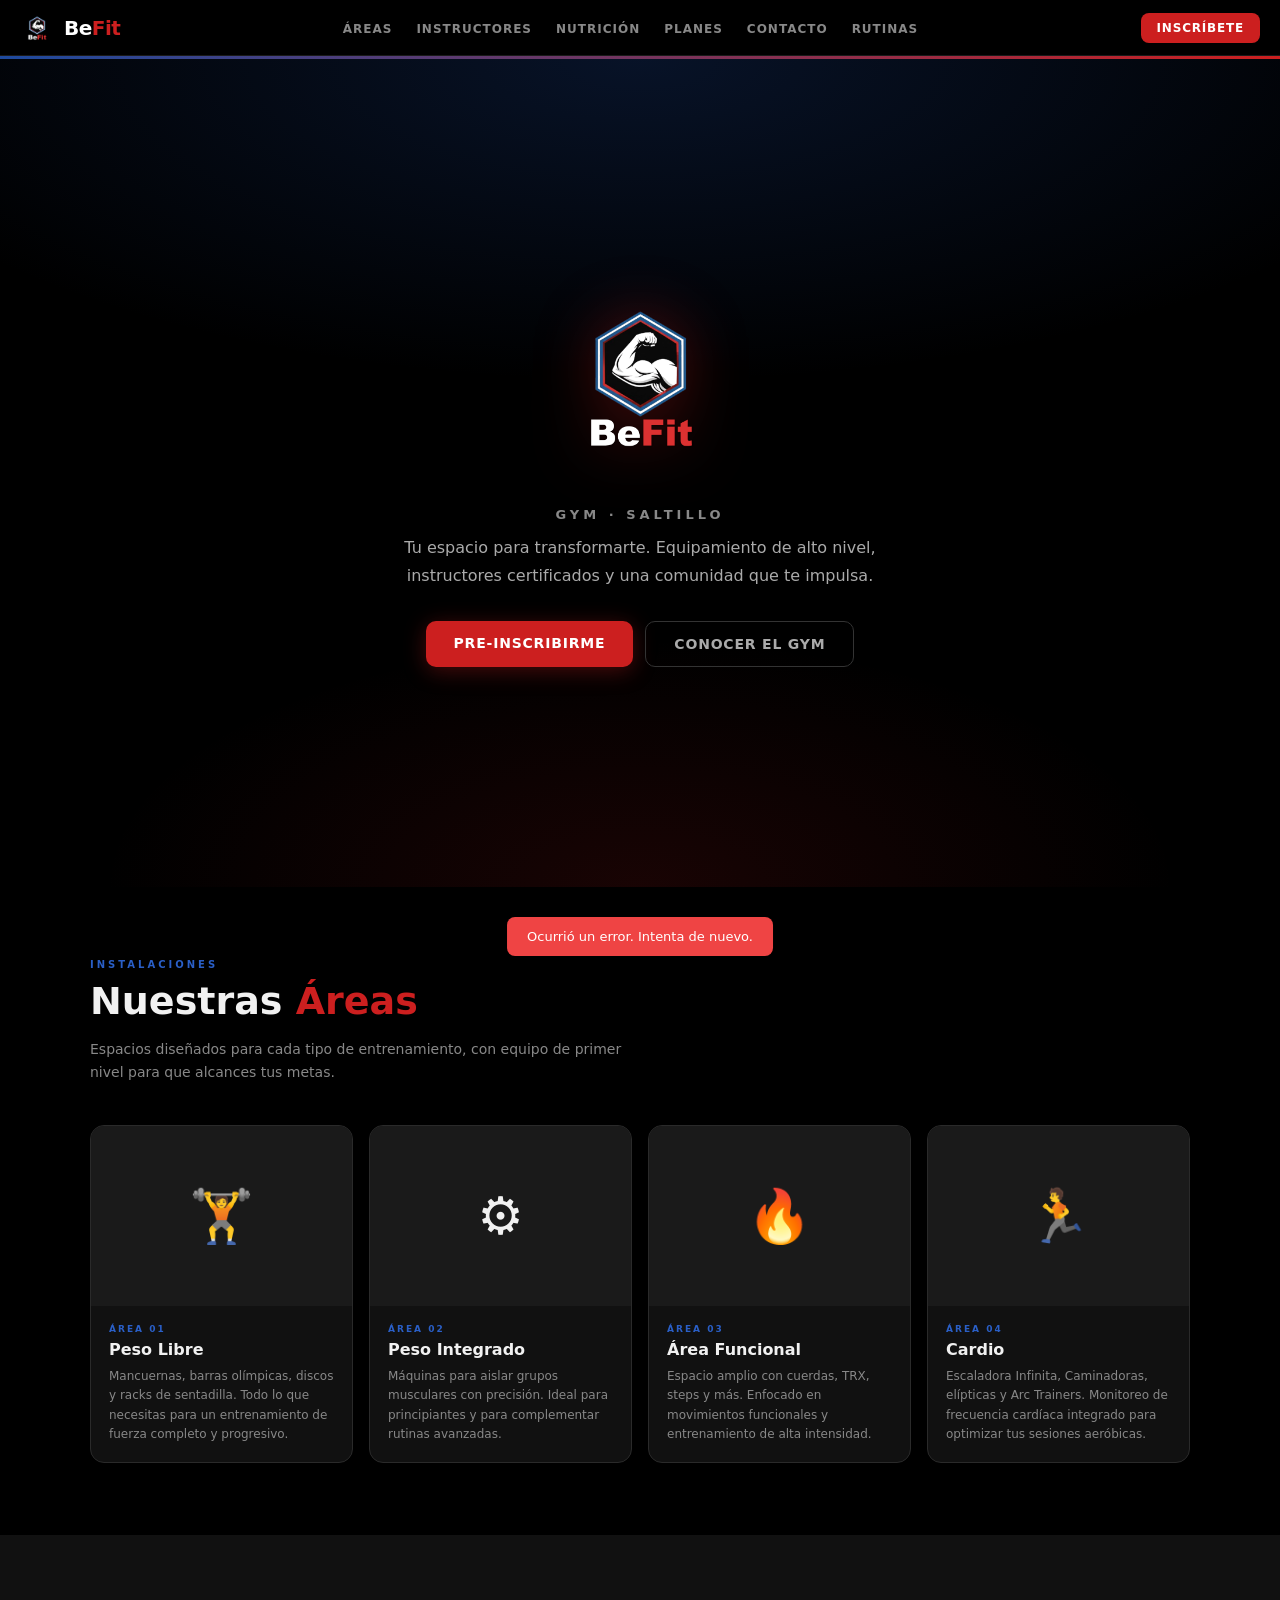
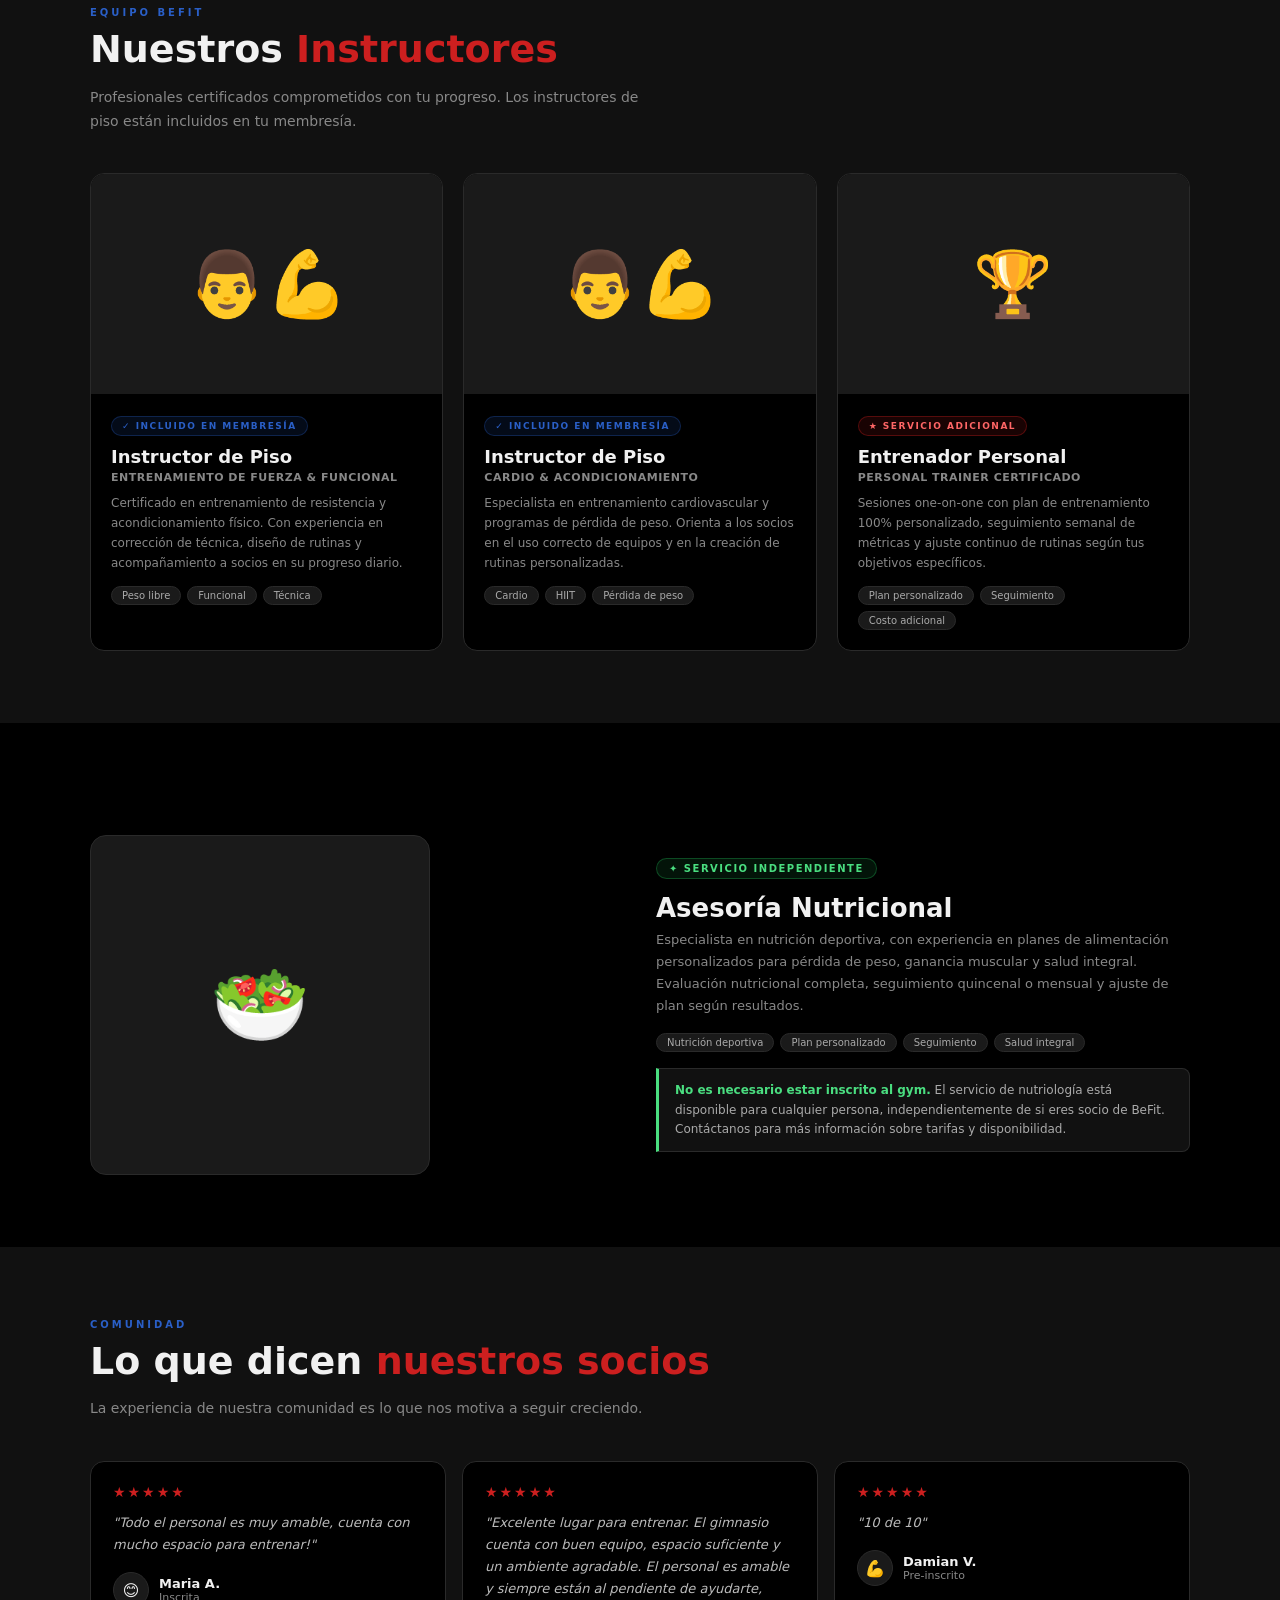
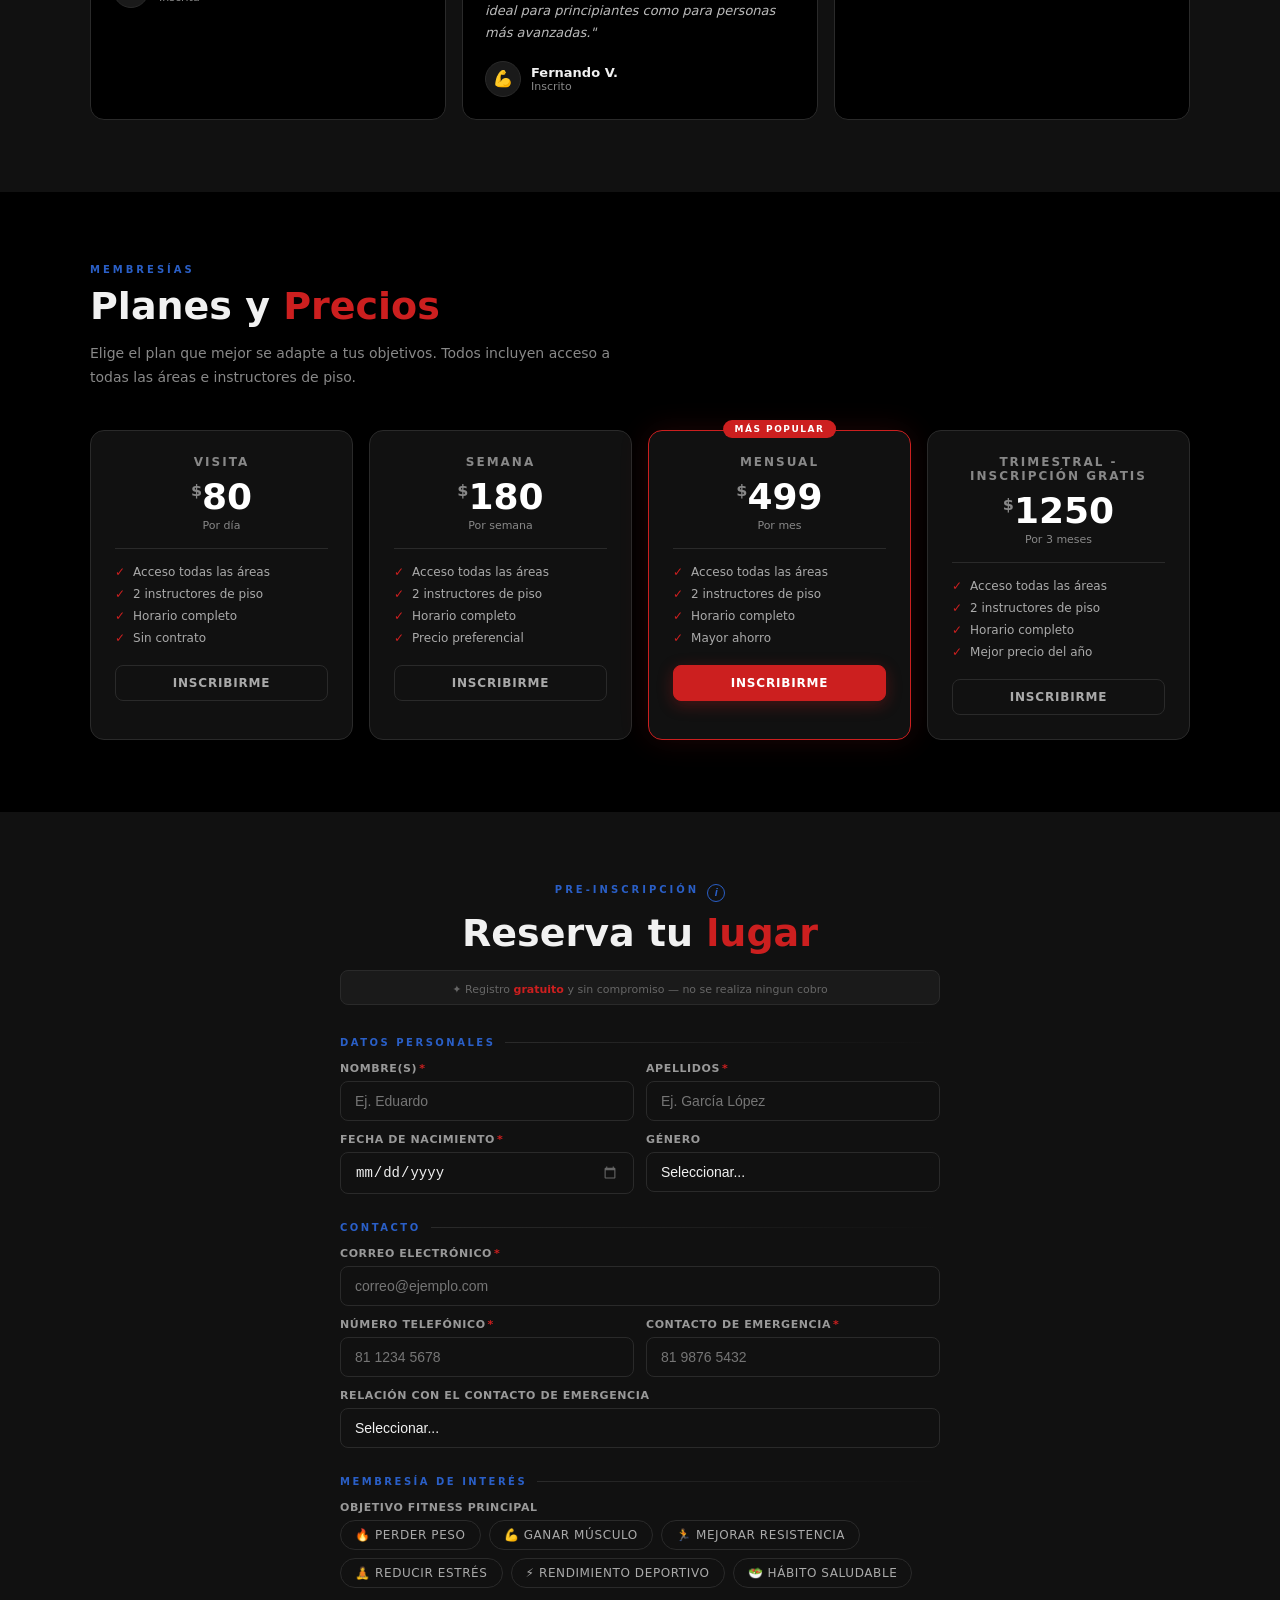
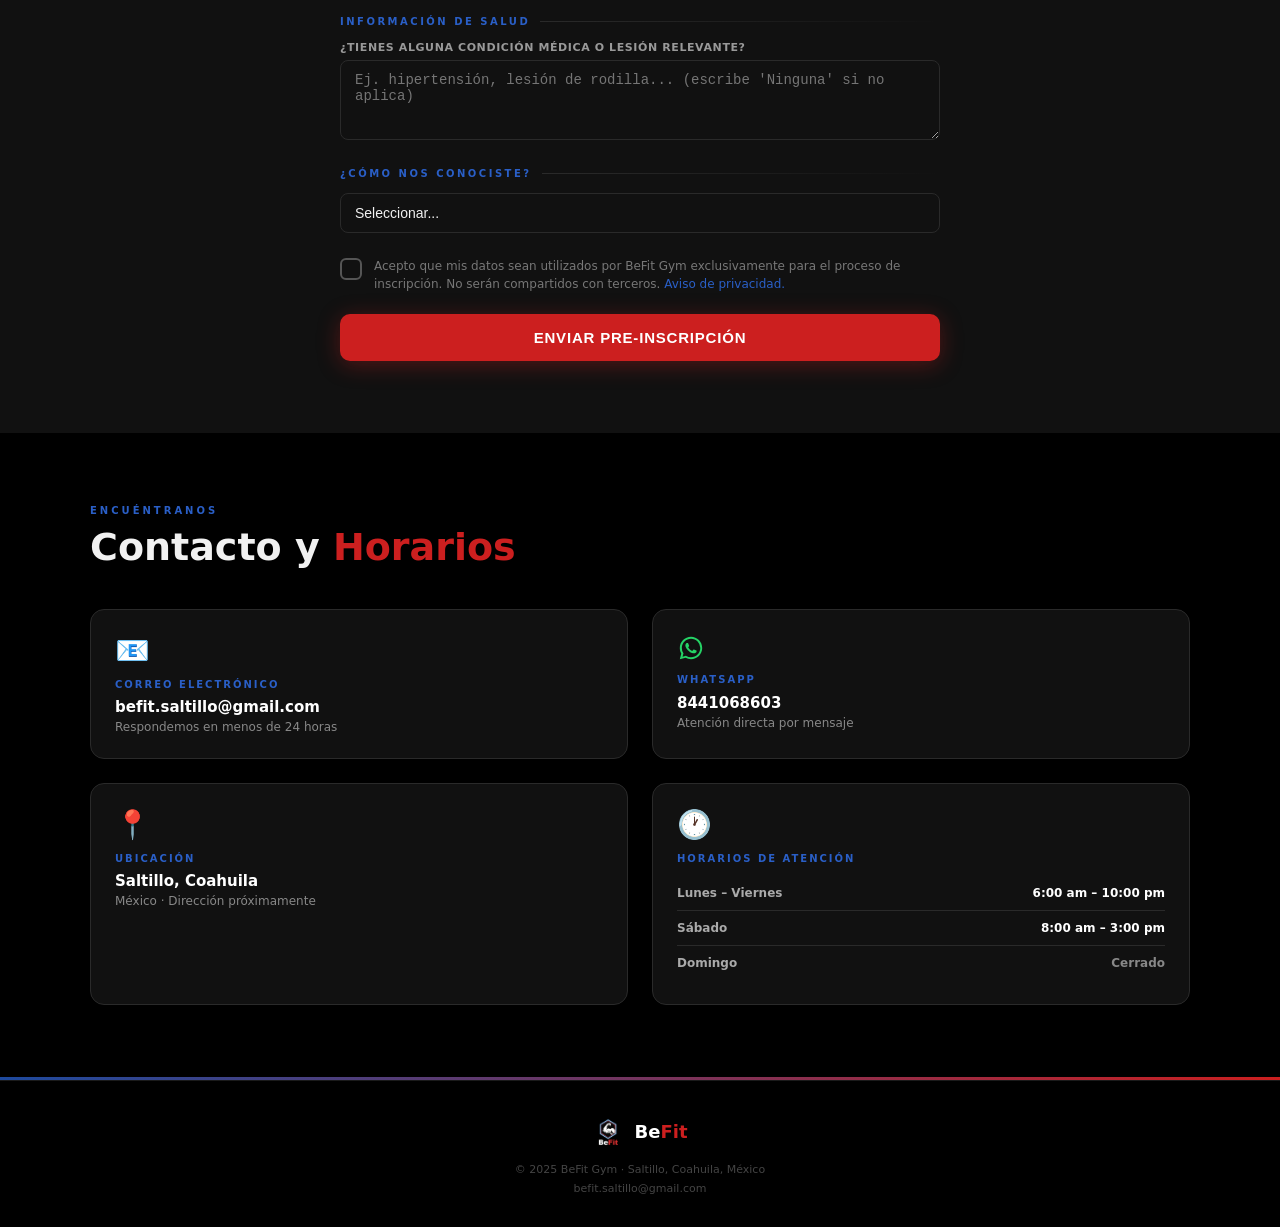
<file: index.html>
<!DOCTYPE html>
<html lang="es">
<head>
<meta charset="UTF-8"/>
<meta name="viewport" content="width=device-width, initial-scale=1.0"/>
<title>BeFit Gym – Saltillo</title>
<style>
:root {
  --red:        #cc1f1f;
  --red-dark:   #a81717;
  --blue:       #1e4a9e;
  --blue-light: #2a5fc7;
  --bg:         #000;
  --surface:    #111;
  --surface2:   #1a1a1a;
  --border:     #2a2a2a;
  --text:       #f1f1f1;
  --muted:      #888;
  --success:    #22c55e;
  --error:      #ef4444;
}
*{box-sizing:border-box;margin:0;padding:0;}
html{scroll-behavior:smooth;overflow-x:hidden;}
body{font-family:'Segoe UI',system-ui,sans-serif;background:var(--bg);color:var(--text);overflow-x:hidden;}

/* ── NAV ── */
nav{
  position:sticky;top:0;z-index:200;
  background:rgba(0,0,0,.92);
  backdrop-filter:blur(10px);
  border-bottom:1px solid #1a1a1a;
  padding:0 20px;
  display:flex;align-items:center;justify-content:space-between;
  height:56px;
}
.nav-logo{display:flex;align-items:center;gap:10px;}
.nav-logo img{width:34px;height:34px;object-fit:contain;}
.nav-brand{font-size:20px;font-weight:900;letter-spacing:-0.5px;}
.nav-brand .be{color:#fff;} .nav-brand .fit{color:var(--red);}
.nav-links{display:flex;gap:24px;list-style:none;}
.nav-links a{color:var(--muted);font-size:12px;font-weight:600;letter-spacing:1px;text-transform:uppercase;text-decoration:none;transition:color .2s;}
.nav-links a:hover{color:#fff;}
.nav-cta{background:var(--red);color:#fff;font-size:12px;font-weight:700;letter-spacing:.8px;text-transform:uppercase;padding:8px 16px;border-radius:8px;text-decoration:none;transition:background .2s;}
.nav-cta:hover{background:var(--red-dark);}
.nav-toggle{display:none;flex-direction:column;gap:4px;background:none;border:none;cursor:pointer;padding:4px;}
.nav-toggle span{width:22px;height:2px;background:#fff;border-radius:2px;transition:.3s;}
@media(max-width:700px){
  .nav-links,.nav-cta{display:none;}
  .nav-links.open{display:flex;flex-direction:column;position:absolute;top:56px;left:0;right:0;background:#000;border-bottom:1px solid #222;padding:16px 20px;gap:16px;}
  .nav-links.open + .nav-cta{display:block;margin:0 20px 16px;}
  .nav-toggle{display:flex;}
}

/* ── STRIPE ── */
.stripe{height:3px;background:linear-gradient(90deg,var(--blue),var(--red));}

/* ── PROMO ── */
.promo-bar{
  position:relative;
  overflow:hidden;
  background:
    linear-gradient(135deg,rgba(30,74,158,.16),rgba(204,31,31,.18)),
    #090909;
  border-bottom:1px solid #1f1f1f;
}
.promo-bar::before{
  content:'';
  position:absolute;
  inset:-30% auto auto -10%;
  width:220px;
  height:220px;
  background:radial-gradient(circle,rgba(204,31,31,.26) 0%,transparent 68%);
  pointer-events:none;
}
.promo-wrap{
  max-width:1100px;
  margin:0 auto;
  padding:14px 20px;
  display:flex;
  align-items:center;
  justify-content:space-between;
  gap:18px;
}
.promo-copy{display:flex;align-items:center;gap:14px;flex-wrap:wrap;position:relative;z-index:1;}
.promo-pill{
  background:var(--red);
  color:#fff;
  font-size:10px;
  font-weight:900;
  letter-spacing:1.8px;
  text-transform:uppercase;
  border-radius:999px;
  padding:7px 12px;
  box-shadow:0 0 18px rgba(204,31,31,.3);
}
.promo-text{font-size:14px;color:#f4f4f4;line-height:1.5;}
.promo-text strong{color:#fff;}
.promo-text span{color:#ff8a8a;font-weight:800;}
.promo-link{
  position:relative;
  z-index:1;
  white-space:nowrap;
  background:#fff;
  color:#111;
  font-size:11px;
  font-weight:900;
  letter-spacing:1.2px;
  text-transform:uppercase;
  text-decoration:none;
  border-radius:999px;
  padding:11px 16px;
  transition:transform .2s,box-shadow .2s;
}
.promo-link:hover{transform:translateY(-1px);box-shadow:0 10px 24px rgba(255,255,255,.12);}

/* ── SECTION SHARED ── */
section{padding:72px 20px;}
.section-wrap{max-width:1100px;margin:0 auto;}
.sec-eyebrow{font-size:10px;font-weight:800;letter-spacing:3px;text-transform:uppercase;color:var(--blue-light);margin-bottom:10px;}
.sec-title{font-size:clamp(24px,4vw,38px);font-weight:900;line-height:1.15;margin-bottom:14px;}
.sec-title span{color:var(--red);}
.sec-desc{font-size:14px;color:var(--muted);max-width:560px;line-height:1.7;}
.divider{height:1px;background:linear-gradient(90deg,var(--border),transparent);margin:48px 0;}

/* ── HERO ── */
.hero{
  min-height:92vh;
  display:flex;align-items:center;justify-content:center;
  text-align:center;
  position:relative;overflow:hidden;
  padding:60px 20px;
}
.hero::before{
  content:'';position:absolute;inset:0;
  background:
    radial-gradient(ellipse 100% 60% at 50% 0%,rgba(30,74,158,.25) 0%,transparent 65%),
    radial-gradient(ellipse 70% 50% at 50% 100%,rgba(204,31,31,.12) 0%,transparent 60%);
}
.hero-content{position:relative;z-index:1;max-width:700px;}
.hero-logo{width:200px;height:200px;object-fit:contain;margin-bottom:24px;filter:drop-shadow(0 0 30px rgba(204,31,31,.35));}
.hero-title{font-size:clamp(38px,7vw,72px);font-weight:900;letter-spacing:-2px;line-height:1;margin-bottom:16px;}
.hero-title .be{color:#fff;} .hero-title .fit{color:var(--red);}
.hero-sub{font-size:13px;font-weight:700;letter-spacing:4px;text-transform:uppercase;color:var(--muted);margin-bottom:12px;}
.hero-desc{font-size:16px;color:#aaa;line-height:1.7;margin-bottom:32px;max-width:480px;margin-left:auto;margin-right:auto;}
.hero-offer{
  display:flex;
  justify-content:center;
  align-items:center;
  gap:10px;
  flex-wrap:wrap;
  margin:0 auto 20px;
  max-width:560px;
}
.hero-offer-badge{
  display:inline-flex;
  align-items:center;
  gap:8px;
  background:rgba(204,31,31,.12);
  border:1px solid rgba(204,31,31,.4);
  color:#ff7b7b;
  font-size:10px;
  font-weight:800;
  letter-spacing:1.8px;
  text-transform:uppercase;
  border-radius:999px;
  padding:7px 12px;
}
.hero-offer-note{
  font-size:13px;
  color:#ddd;
  background:rgba(255,255,255,.03);
  border:1px solid rgba(255,255,255,.06);
  border-radius:999px;
  padding:7px 14px;
}
.hero-offer-note strong{color:#fff;}
.hero-btns{display:flex;gap:12px;justify-content:center;flex-wrap:wrap;}
.btn-primary{background:var(--red);color:#fff;font-weight:700;font-size:14px;letter-spacing:.8px;text-transform:uppercase;padding:14px 28px;border-radius:10px;text-decoration:none;box-shadow:0 4px 22px rgba(204,31,31,.35);transition:background .2s,box-shadow .2s;}
.btn-primary:hover{background:var(--red-dark);box-shadow:0 4px 30px rgba(204,31,31,.5);}
.btn-ghost{border:1px solid #333;color:#aaa;font-weight:700;font-size:14px;letter-spacing:.8px;text-transform:uppercase;padding:14px 28px;border-radius:10px;text-decoration:none;transition:border-color .2s,color .2s;}
.btn-ghost:hover{border-color:#666;color:#fff;}
.hero-badge{display:inline-block;background:rgba(30,74,158,.15);border:1px solid rgba(30,74,158,.4);color:var(--blue-light);font-size:10px;font-weight:700;letter-spacing:2px;text-transform:uppercase;padding:5px 14px;border-radius:999px;margin-bottom:20px;}

/* ── AREAS ── */
#areas{background:var(--bg);}
.areas-grid{display:grid;grid-template-columns:repeat(auto-fit,minmax(240px,1fr));gap:16px;margin-top:40px;}
.area-card{background:var(--surface);border:1px solid var(--border);border-radius:14px;overflow:hidden;transition:transform .2s,border-color .2s;}
.area-card:hover{transform:translateY(-4px);border-color:#444;}
.area-img{width:100%;height:180px;object-fit:cover;background:var(--surface2);display:flex;align-items:center;justify-content:center;font-size:52px;}
.area-body{padding:18px;}
.area-tag{font-size:9px;font-weight:800;letter-spacing:2px;text-transform:uppercase;color:var(--blue-light);margin-bottom:6px;}
.area-name{font-size:16px;font-weight:800;margin-bottom:8px;}
.area-desc{font-size:12px;color:var(--muted);line-height:1.6;}

/* ── INSTRUCTORES ── */
#personal{background:var(--surface);}
.personal-grid{display:grid;grid-template-columns:repeat(auto-fit,minmax(260px,1fr));gap:20px;margin-top:40px;}
.coach-card{background:var(--bg);border:1px solid var(--border);border-radius:14px;overflow:hidden;transition:border-color .2s;}
.coach-card:hover{border-color:#444;}
.coach-photo{width:100%;height:220px;object-fit:cover;background:var(--surface2);display:flex;align-items:center;justify-content:center;font-size:64px;}
.coach-body{padding:20px;}
.coach-badge{display:inline-block;font-size:9px;font-weight:800;letter-spacing:1.5px;text-transform:uppercase;padding:4px 10px;border-radius:999px;margin-bottom:10px;}
.badge-included{background:rgba(30,74,158,.15);border:1px solid rgba(30,74,158,.4);color:var(--blue-light);}
.badge-extra{background:rgba(204,31,31,.12);border:1px solid rgba(204,31,31,.35);color:#ff6666;}
.coach-name{font-size:18px;font-weight:800;margin-bottom:4px;}
.coach-role{font-size:11px;color:var(--muted);font-weight:600;letter-spacing:.5px;text-transform:uppercase;margin-bottom:10px;}
.coach-bio{font-size:12px;color:#888;line-height:1.65;}
.coach-tags{display:flex;flex-wrap:wrap;gap:6px;margin-top:12px;}
.coach-tag{background:var(--surface2);border:1px solid var(--border);border-radius:999px;font-size:10px;color:#aaa;padding:3px 10px;}

/* ── NUTRIÓLOGO ── */
#nutriologo{background:var(--bg);}
.nutri-wrap{display:grid;grid-template-columns:1fr 1fr;gap:32px;align-items:center;margin-top:40px;}
@media(max-width:640px){.nutri-wrap{grid-template-columns:1fr;}}
.nutri-photo{width:100%;aspect-ratio:1;max-width:340px;border-radius:16px;background:var(--surface2);display:flex;align-items:center;justify-content:center;font-size:80px;border:1px solid var(--border);overflow:hidden;}
.nutri-photo img{width:100%;height:100%;object-fit:cover;}
.nutri-badge{display:inline-block;background:rgba(34,197,94,.1);border:1px solid rgba(34,197,94,.3);color:#4ade80;font-size:10px;font-weight:800;letter-spacing:1.5px;text-transform:uppercase;padding:4px 12px;border-radius:999px;margin-bottom:14px;}
.nutri-name{font-size:26px;font-weight:900;margin-bottom:6px;}
.nutri-role{font-size:11px;color:var(--muted);text-transform:uppercase;letter-spacing:1px;margin-bottom:14px;}
.nutri-bio{font-size:13px;color:#888;line-height:1.7;margin-bottom:16px;}
.nutri-note{background:var(--surface);border:1px solid var(--border);border-left:3px solid #4ade80;border-radius:0 8px 8px 0;padding:12px 16px;font-size:12px;color:#aaa;line-height:1.6;}
.nutri-note strong{color:#4ade80;}

/* ── TESTIMONIOS ── */
#testimonios{background:var(--surface);}
.test-grid{display:grid;grid-template-columns:repeat(auto-fit,minmax(260px,1fr));gap:16px;margin-top:40px;}
.test-card{background:var(--bg);border:1px solid var(--border);border-radius:14px;padding:22px;transition:border-color .2s;}
.test-card:hover{border-color:#444;}
.test-stars{color:var(--red);font-size:14px;margin-bottom:12px;letter-spacing:2px;}
.test-text{font-size:13px;color:#bbb;line-height:1.7;margin-bottom:16px;font-style:italic;}
.test-author{display:flex;align-items:center;gap:10px;}
.test-avatar{width:36px;height:36px;border-radius:50%;background:var(--surface2);display:flex;align-items:center;justify-content:center;font-size:16px;border:1px solid var(--border);}
.test-info .name{font-size:13px;font-weight:700;}
.test-info .since{font-size:11px;color:var(--muted);}

/* ── PLANES ── */
#planes{background:var(--bg);}
.planes-grid{display:grid;grid-template-columns:repeat(auto-fit,minmax(210px,1fr));gap:16px;margin-top:40px;}
.plan-card{background:var(--surface);border:1px solid var(--border);border-radius:14px;padding:24px;text-align:center;position:relative;transition:transform .2s,border-color .2s;}
.plan-card:hover{transform:translateY(-4px);}
.plan-card.featured{border-color:var(--red);box-shadow:0 0 30px rgba(204,31,31,.15);}
.plan-popular{position:absolute;top:-11px;left:50%;transform:translateX(-50%);background:var(--red);color:#fff;font-size:9px;font-weight:800;letter-spacing:1.5px;text-transform:uppercase;padding:4px 12px;border-radius:999px;white-space:nowrap;}
.plan-name{font-size:12px;font-weight:800;letter-spacing:2px;text-transform:uppercase;color:var(--muted);margin-bottom:10px;}
.plan-price{font-size:36px;font-weight:900;color:#fff;line-height:1;}
.plan-currency{font-size:16px;font-weight:700;color:var(--muted);vertical-align:super;}
.plan-period{font-size:11px;color:var(--muted);margin-top:4px;margin-bottom:16px;}
.plan-divider{height:1px;background:var(--border);margin-bottom:16px;}
.plan-features{list-style:none;text-align:left;display:flex;flex-direction:column;gap:8px;margin-bottom:20px;}
.plan-features li{font-size:12px;color:#aaa;display:flex;align-items:center;gap:8px;}
.plan-features li::before{content:'✓';color:var(--red);font-weight:700;flex-shrink:0;}
.plan-btn{display:block;background:transparent;border:1px solid var(--border);color:#aaa;font-size:12px;font-weight:700;letter-spacing:.8px;text-transform:uppercase;padding:10px;border-radius:8px;text-decoration:none;transition:all .2s;}
.plan-card.featured .plan-btn{background:var(--red);border-color:var(--red);color:#fff;box-shadow:0 4px 16px rgba(204,31,31,.3);}
.plan-btn:hover{border-color:#666;color:#fff;}
.plan-card.featured .plan-btn:hover{background:var(--red-dark);}
.plan-note{text-align:center;margin-top:20px;font-size:12px;color:#555;}
.plans-promo{
  margin-top:18px;
  background:linear-gradient(135deg,rgba(204,31,31,.12),rgba(30,74,158,.12));
  border:1px solid rgba(204,31,31,.25);
  border-radius:14px;
  padding:16px 18px;
  text-align:center;
  font-size:13px;
  color:#d8d8d8;
}
.plans-promo strong{color:#fff;}
.plans-promo span{color:#ff8a8a;font-weight:800;}

/* ── REGISTRO ── */
#registro{background:var(--surface);}
.form-inner{max-width:600px;margin:0 auto;}
.reg-header{text-align:center;margin-bottom:32px;}

/* ── CONTACTO ── */
#contacto{background:var(--bg);}
.contact-grid{display:grid;grid-template-columns:1fr 1fr;gap:24px;margin-top:40px;}
@media(max-width:600px){.contact-grid{grid-template-columns:1fr;}}
.contact-card{background:var(--surface);border:1px solid var(--border);border-radius:14px;padding:24px;}
.contact-icon{font-size:28px;margin-bottom:12px;}
.contact-icon.whatsapp{color:#25D366;line-height:0;}
.contact-icon.whatsapp svg{width:28px;height:28px;display:block;}
.contact-label{font-size:10px;font-weight:800;letter-spacing:2px;text-transform:uppercase;color:var(--blue-light);margin-bottom:8px;}
.contact-val{font-size:15px;font-weight:700;color:#fff;margin-bottom:4px;}
.contact-val.link{display:inline-block;text-decoration:none;transition:color .2s;}
.contact-val.link:hover{color:#25D366;}
.contact-sub{font-size:12px;color:var(--muted);}
.horario-row{display:flex;justify-content:space-between;align-items:center;padding:10px 0;border-bottom:1px solid var(--border);}
.horario-row:last-child{border-bottom:none;}
.horario-day{font-size:12px;font-weight:700;color:#aaa;}
.horario-time{font-size:12px;color:#fff;font-weight:600;}

/* ── MOBILE ── */
@media(max-width:480px){
  /* BASE — evita desbordamiento en cualquier elemento */
  *, *::before, *::after {
    max-width: 100%;
    word-break: break-word;
    overflow-wrap: break-word;
  }

  section{ padding:48px 16px; }

  /* hero */
  .hero{ min-height:100svh; padding:80px 16px 48px; }
  .hero-logo{ width:80px; height:80px; margin-bottom:16px; }
  .hero-title{ font-size:52px; letter-spacing:-1.5px; }
  .hero-badge{ font-size:9px; padding:4px 10px; white-space:normal; text-align:center; max-width:90%; }
  .hero-desc{ font-size:14px; padding:0 8px; }
  .hero-offer{ padding:0 8px; }
  .hero-offer-note{ border-radius:14px; }
  .hero-btns{ flex-direction:column; align-items:stretch; padding:0 8px; }
  .btn-primary, .btn-ghost{ text-align:center; padding:14px 20px; }
  .hero-content{ width:100%; padding:0; }

  .promo-wrap{ padding:12px 16px; flex-direction:column; align-items:flex-start; }
  .promo-link{ width:100%; text-align:center; }

  /* nav */
  nav{ padding:0 14px; }
  .nav-brand{ font-size:16px; }

  /* títulos de sección */
  .sec-title{ font-size:26px; }
  .sec-desc{ font-size:13px; width:100%; }

  /* areas */
  .areas-grid{ grid-template-columns:1fr; }
  .area-card{ width:100%; }
  .area-img{ height:140px; font-size:40px; }
  .area-body{ padding:14px; }
  .area-desc{ font-size:12px; }

  /* personal */
  .personal-grid{ grid-template-columns:1fr; }
  .coach-card{ width:100%; }
  .coach-photo{ height:180px; font-size:52px; }
  .coach-bio{ font-size:12px; }

  /* nutriólogo */
  .nutri-wrap{ grid-template-columns:1fr; }
  .nutri-photo{ max-width:100%; width:100%; aspect-ratio:4/3; font-size:60px; }
  .nutri-bio{ font-size:12px; }
  .nutri-note{ font-size:11px; }

  /* testimonios */
  .test-grid{ grid-template-columns:1fr; }
  .test-card{ width:100%; }
  .test-text{ font-size:12px; }

  /* planes */
  .planes-grid{ grid-template-columns:1fr; }
  .plan-card{ width:100%; }
  .plan-note{ font-size:11px; }

  /* contacto */
  .contact-grid{ grid-template-columns:1fr; }
  .contact-card{ width:100%; }
  .contact-card[style*="span 2"]{ grid-column:span 1 !important; }
  .horario-row{ flex-direction:column; gap:2px; padding:10px 0; }
  .contact-val{ font-size:13px; word-break:break-all; }

  /* formulario */
  .grid2{ grid-template-columns:1fr !important; }
  .form-inner{ width:100%; padding:0; }
  .chips{ gap:6px; }
  .chip-input + label{ font-size:11px; padding:6px 11px; }
  textarea{ font-size:13px; }
  .submit-btn{ font-size:14px; }

  /* sección registro */
  #registro .reg-header{ padding:0 4px; }

  /* tooltip — que no se salga de pantalla */
  .tooltip-box{
    left: auto;
    right: 0;
    transform: none;
    width: 220px;
  }
  .tooltip-box::after{
    left: auto;
    right: 12px;
    transform: none;
  }

  /* footer */
  footer{ padding:24px 16px; }
  footer p{ font-size:10px; }
  .footer-brand{ font-size:16px; }
}

/* ── FOOTER ── */
footer{background:#000;border-top:1px solid #1a1a1a;padding:32px 20px;text-align:center;}
.footer-logo{display:flex;align-items:center;justify-content:center;gap:10px;margin-bottom:12px;}
.footer-logo img{width:32px;object-fit:contain;}
.footer-brand{font-size:18px;font-weight:900;}
.footer-brand .be{color:#fff;} .footer-brand .fit{color:var(--red);}
footer p{font-size:11px;color:#444;}

/* ── FORM FIELDS (heredados) ── */
.grid2{display:grid;grid-template-columns:1fr 1fr;gap:12px;}
@media(max-width:480px){.grid2{grid-template-columns:1fr;}}
.field{display:flex;flex-direction:column;gap:6px;}
.field label{font-size:11px;font-weight:700;color:#999;letter-spacing:.6px;text-transform:uppercase;}
.field label .req{color:var(--red);margin-left:2px;}
input[type="checkbox"]{display:none;}
input:not([type="checkbox"]),select,textarea{background:#111;border:1px solid var(--border);border-radius:8px;color:var(--text);font-size:14px;padding:11px 14px;width:100%;outline:none;transition:border-color .2s,box-shadow .2s;appearance:none;}
input:not([type="checkbox"]):focus,select:focus,textarea:focus{border-color:var(--blue-light);box-shadow:0 0 0 3px rgba(30,74,158,.18);}
input.err,select.err{border-color:var(--error);}
.err-msg{font-size:11px;color:var(--error);display:none;}
.err-msg.show{display:block;}
select option{background:#111;}
textarea{resize:vertical;min-height:80px;}
input[type="date"]::-webkit-calendar-picker-indicator{filter:invert(.4);cursor:pointer;}
.chips{display:flex;flex-wrap:wrap;gap:8px;}
.chip-input{display:none;}
.chip-input + label{background:var(--surface);border:1px solid var(--border);border-radius:999px;cursor:pointer;font-size:12px;font-weight:500;color:#aaa;padding:7px 14px;transition:all .2s;user-select:none;}
.chip-input:checked + label{background:rgba(204,31,31,.12);border-color:var(--red);color:#ff6666;}
.check-wrap{display:flex;align-items:flex-start;gap:12px;cursor:pointer;user-select:none;margin-top:24px;}
.check-box{width:22px;height:22px;min-width:22px;border-radius:6px;border:2px solid #555;background:#111;display:flex;align-items:center;justify-content:center;transition:all .2s;margin-top:1px;flex-shrink:0;}
.check-icon{display:none;width:12px;height:8px;border-left:2.5px solid #fff;border-bottom:2.5px solid #fff;transform:rotate(-45deg) translateY(-2px);}
#privacidad:checked ~ .check-box{background:var(--red);border-color:var(--red);box-shadow:0 0 8px rgba(204,31,31,.4);}
#privacidad:checked ~ .check-box .check-icon{display:block;}
.check-label{font-size:12px;color:#777;line-height:1.55;}
.check-label a{color:var(--blue-light);text-decoration:none;}
.submit-btn{width:100%;margin-top:20px;background:var(--red);border:none;border-radius:10px;color:#fff;cursor:pointer;font-size:15px;font-weight:800;letter-spacing:.8px;text-transform:uppercase;padding:15px;transition:background .2s,transform .1s,box-shadow .2s;box-shadow:0 4px 22px rgba(204,31,31,.35);}
.submit-btn:hover{background:var(--red-dark);}
.submit-btn:active{transform:scale(.98);}
.submit-btn:disabled{opacity:.6;cursor:not-allowed;transform:none;}
.spinner{display:none;width:18px;height:18px;border:2px solid rgba(255,255,255,.3);border-top-color:#fff;border-radius:50%;animation:spin .6s linear infinite;margin:0 auto;}
@keyframes spin{to{transform:rotate(360deg);}}
.success-screen{display:none;text-align:center;padding:52px 20px;}
.success-icon{width:76px;height:76px;background:rgba(34,197,94,.1);border:2px solid var(--success);border-radius:50%;display:flex;align-items:center;justify-content:center;font-size:34px;margin:0 auto 20px;animation:pop .4s ease;}
@keyframes pop{0%{transform:scale(.5);opacity:0;}80%{transform:scale(1.1);}100%{transform:scale(1);opacity:1;}}
.success-screen h2{font-size:22px;margin-bottom:10px;}
.success-screen p{color:var(--muted);font-size:14px;line-height:1.7;}
.toast{position:fixed;bottom:24px;left:50%;transform:translateX(-50%) translateY(80px);background:var(--error);color:#fff;font-size:13px;padding:12px 20px;border-radius:8px;transition:transform .3s;z-index:999;white-space:nowrap;}
.toast.show{transform:translateX(-50%) translateY(0);}
.tooltip-wrap{position:relative;display:inline-flex;}
.info-btn{width:18px;height:18px;border-radius:50%;border:1.5px solid var(--blue-light);background:transparent;color:var(--blue-light);font-size:11px;font-weight:700;font-style:italic;cursor:pointer;line-height:1;padding:0;display:flex;align-items:center;justify-content:center;transition:background .2s,color .2s;flex-shrink:0;}
.info-btn:hover{background:var(--blue-light);color:#fff;}
.tooltip-box{display:none;position:absolute;bottom:calc(100% + 10px);left:50%;transform:translateX(-50%);background:var(--surface2);border:1px solid var(--blue-light);border-radius:10px;padding:12px 14px;width:240px;font-size:12px;line-height:1.55;color:#ccc;z-index:100;box-shadow:0 6px 24px rgba(0,0,0,.6);text-align:left;}
.tooltip-box::after{content:'';position:absolute;top:100%;left:50%;transform:translateX(-50%);border:6px solid transparent;border-top-color:var(--blue-light);}
.tooltip-box strong{color:#fff;display:block;margin-bottom:5px;}
.tooltip-box em{color:var(--red);font-style:normal;font-weight:700;}
.tooltip-wrap:hover .tooltip-box,.tooltip-wrap.open .tooltip-box{display:block;}
.sec-form-title{font-size:10px;font-weight:800;letter-spacing:2.5px;text-transform:uppercase;color:var(--blue-light);margin:28px 0 14px;display:flex;align-items:center;gap:10px;}
.sec-form-title::after{content:'';flex:1;height:1px;background:linear-gradient(90deg,var(--border),transparent);}
</style>
</head>
<body>

<!-- NAV -->
<nav>
  <div class="nav-logo">
    <img src="img/BeFit.png" alt="BeFit"/>
    <span class="nav-brand"><span class="be">Be</span><span class="fit">Fit</span></span>
  </div>
  <ul class="nav-links" id="navLinks">
    <li><a href="#areas">Áreas</a></li>
    <li><a href="#personal">Instructores</a></li>
    <li><a href="#nutriologo">Nutrición</a></li>
    <li><a href="#planes">Planes</a></li>
    <li><a href="#contacto">Contacto</a></li>
    <li><a href="rutinas-login.html">Rutinas</a></li>
  </ul>
  <a href="#registro" class="nav-cta">Inscríbete</a>
  <button class="nav-toggle" id="navToggle" aria-label="Menú">
    <span></span><span></span><span></span>
  </button>
</nav>
<div class="stripe"></div>

<div class="promo-bar" id="promoBar">
  <div class="promo-wrap">
    <div class="promo-copy">
      <span class="promo-pill">Abril 2026</span>
      <p class="promo-text"><strong>Promoción de apertura:</strong> <span>inscripción gratis todo el mes de abril</span> para nuevas membresías.</p>
    </div>
    <a href="#registro" class="promo-link">Aprovechar promoción</a>
  </div>
</div>

<!-- HERO -->
<section class="hero">
  <div class="hero-content">
    <img src="img/BeFit.png" alt="BeFit Gym" class="hero-logo"/>
    <div class="hero-offer" id="heroOfferPromo">
      <span class="hero-offer-badge">Inscripción gratis en abril</span>
      <span class="hero-offer-note">Únete este mes y <strong>ahorra tu cuota de inscripción</strong>.</span>
    </div>
    <p class="hero-sub">Gym · Saltillo</p>
    <p class="hero-desc">Tu espacio para transformarte. Equipamiento de alto nivel, instructores certificados y una comunidad que te impulsa.</p>
    <div class="hero-btns">
      <a href="#registro" class="btn-primary">Pre-Inscribirme</a>
      <a href="#areas" class="btn-ghost">Conocer el gym</a>
    </div>
  </div>
</section>

<!-- ÁREAS -->
<section id="areas">
  <div class="section-wrap">
    <p class="sec-eyebrow">Instalaciones</p>
    <h2 class="sec-title">Nuestras <span>Áreas</span></h2>
    <p class="sec-desc">Espacios diseñados para cada tipo de entrenamiento, con equipo de primer nivel para que alcances tus metas.</p>
    <div class="areas-grid">
      <div class="area-card">
        <div class="area-img">🏋️</div>
        <div class="area-body">
          <p class="area-tag">Área 01</p>
          <h3 class="area-name">Peso Libre</h3>
          <p class="area-desc">Mancuernas, barras olímpicas, discos y racks de sentadilla. Todo lo que necesitas para un entrenamiento de fuerza completo y progresivo.</p>
        </div>
      </div>
      <div class="area-card">
        <div class="area-img">⚙️</div>
        <div class="area-body">
          <p class="area-tag">Área 02</p>
          <h3 class="area-name">Peso Integrado</h3>
          <p class="area-desc">Máquinas para aislar grupos musculares con precisión. Ideal para principiantes y para complementar rutinas avanzadas.</p>
        </div>
      </div>
      <div class="area-card">
        <div class="area-img">🔥</div>
        <div class="area-body">
          <p class="area-tag">Área 03</p>
          <h3 class="area-name">Área Funcional</h3>
          <p class="area-desc">Espacio amplio con cuerdas, TRX, steps y más. Enfocado en movimientos funcionales y entrenamiento de alta intensidad.</p>
        </div>
      </div>
      <div class="area-card">
        <div class="area-img">🏃</div>
        <div class="area-body">
          <p class="area-tag">Área 04</p>
          <h3 class="area-name">Cardio</h3>
          <p class="area-desc">Escaladora Infinita, Caminadoras, elípticas y Arc Trainers. Monitoreo de frecuencia cardíaca integrado para optimizar tus sesiones aeróbicas.</p>
        </div>
      </div>
    </div>
  </div>
</section>

<!-- PERSONAL -->
<section id="personal">
  <div class="section-wrap">
    <p class="sec-eyebrow">Equipo BeFit</p>
    <h2 class="sec-title">Nuestros <span>Instructores</span></h2>
    <p class="sec-desc">Profesionales certificados comprometidos con tu progreso. Los instructores de piso están incluidos en tu membresía.</p>
    <div class="personal-grid">

      <div class="coach-card">
        <div class="coach-photo">👨‍💪</div>
        <div class="coach-body">
          <span class="coach-badge badge-included">✓ Incluido en membresía</span>
          <h3 class="coach-name">Instructor de Piso</h3>
          <p class="coach-role">Entrenamiento de Fuerza & Funcional</p>
          <p class="coach-bio">Certificado en entrenamiento de resistencia y acondicionamiento físico. Con experiencia en corrección de técnica, diseño de rutinas y acompañamiento a socios en su progreso diario.</p>
          <div class="coach-tags">
            <span class="coach-tag">Peso libre</span>
            <span class="coach-tag">Funcional</span>
            <span class="coach-tag">Técnica</span>
          </div>
        </div>
      </div>

      <div class="coach-card">
        <div class="coach-photo">👨‍💪</div>
        <div class="coach-body">
          <span class="coach-badge badge-included">✓ Incluido en membresía</span>
          <h3 class="coach-name">Instructor de Piso</h3>
          <p class="coach-role">Cardio & Acondicionamiento</p>
          <p class="coach-bio">Especialista en entrenamiento cardiovascular y programas de pérdida de peso. Orienta a los socios en el uso correcto de equipos y en la creación de rutinas personalizadas.</p>
          <div class="coach-tags">
            <span class="coach-tag">Cardio</span>
            <span class="coach-tag">HIIT</span>
            <span class="coach-tag">Pérdida de peso</span>
          </div>
        </div>
      </div>

      <div class="coach-card">
        <div class="coach-photo">🏆</div>
        <div class="coach-body">
          <span class="coach-badge badge-extra">★ Servicio adicional</span>
          <h3 class="coach-name">Entrenador Personal</h3>
          <p class="coach-role">Personal Trainer Certificado</p>
          <p class="coach-bio">Sesiones one-on-one con plan de entrenamiento 100% personalizado, seguimiento semanal de métricas y ajuste continuo de rutinas según tus objetivos específicos.</p>
          <div class="coach-tags">
            <span class="coach-tag">Plan personalizado</span>
            <span class="coach-tag">Seguimiento</span>
            <span class="coach-tag">Costo adicional</span>
          </div>
        </div>
      </div>

    </div>
  </div>
</section>

<!-- NUTRIÓLOGO -->
<section id="nutriologo">
  <div class="section-wrap">
    <div class="nutri-wrap">
      <div class="nutri-photo">🥗</div>
      <div>
        <span class="nutri-badge">✦ Servicio independiente</span>
        <h2 class="nutri-name">Asesoría Nutricional</h2>
        <p class="nutri-bio">Especialista en nutrición deportiva, con experiencia en planes de alimentación personalizados para pérdida de peso, ganancia muscular y salud integral. Evaluación nutricional completa, seguimiento quincenal o mensual y ajuste de plan según resultados.</p>
        <div class="coach-tags" style="margin-bottom:16px;">
          <span class="coach-tag">Nutrición deportiva</span>
          <span class="coach-tag">Plan personalizado</span>
          <span class="coach-tag">Seguimiento</span>
          <span class="coach-tag">Salud integral</span>
        </div>
        <div class="nutri-note">
          <strong>No es necesario estar inscrito al gym.</strong>
          El servicio de nutriología está disponible para cualquier persona, independientemente de si eres socio de BeFit. Contáctanos para más información sobre tarifas y disponibilidad.
        </div>
      </div>
    </div>
  </div>
</section>

<!-- TESTIMONIOS -->
<section id="testimonios">
  <div class="section-wrap">
    <p class="sec-eyebrow">Comunidad</p>
    <h2 class="sec-title">Lo que dicen <span>nuestros socios</span></h2>
    <p class="sec-desc">La experiencia de nuestra comunidad es lo que nos motiva a seguir creciendo.</p>
    <div class="test-grid">
      <div class="test-card">
        <div class="test-stars">★★★★★</div>
        <p class="test-text">"Todo el personal es muy amable, cuenta con mucho espacio para entrenar!"</p>
        <div class="test-author">
          <div class="test-avatar">😊</div>
          <div class="test-info">
            <p class="name">Maria A.</p>
            <p class="since">Inscrita</p>
          </div>
        </div>
      </div>
      <div class="test-card">
        <div class="test-stars">★★★★★</div>
        <p class="test-text">"Excelente lugar para entrenar. El gimnasio cuenta con buen equipo, espacio suficiente y un ambiente agradable. 
          El personal es amable y siempre están al pendiente de ayudarte, ideal para principiantes como para personas más avanzadas."</p>
        <div class="test-author">
          <div class="test-avatar">💪</div>
          <div class="test-info">
            <p class="name">Fernando V.</p>
            <p class="since">Inscrito</p>
          </div>
        </div>
      </div>
      <div class="test-card">
        <div class="test-stars">★★★★★</div>
        <p class="test-text">"10 de 10"</p>
        <div class="test-author">
          <div class="test-avatar">💪</div>
          <div class="test-info">
            <p class="name">Damian V.</p>
            <p class="since">Pre-inscrito</p>
          </div>
        </div>
      </div>
    </div>
  </div>
</section>

<!-- PLANES -->
<section id="planes">
  <div class="section-wrap">
    <p class="sec-eyebrow">Membresías</p>
    <h2 class="sec-title">Planes y <span>Precios</span></h2>
    <p class="sec-desc">Elige el plan que mejor se adapte a tus objetivos. Todos incluyen acceso a todas las áreas e instructores de piso.</p>
    <div class="planes-grid">

      <div class="plan-card">
        <p class="plan-name">Visita</p>
        <p class="plan-price"><span class="plan-currency">$</span>80</p>
        <p class="plan-period">Por día</p>
        <div class="plan-divider"></div>
        <ul class="plan-features">
          <li>Acceso todas las áreas</li>
          <li>2 instructores de piso</li>
          <li>Horario completo</li>
          <li>Sin contrato</li>
        </ul>
        <a href="#registro" class="plan-btn">Inscribirme</a>
      </div>

      <div class="plan-card">
        <p class="plan-name">Semana</p>
        <p class="plan-price"><span class="plan-currency">$</span>180</p>
        <p class="plan-period">Por semana</p>
        <div class="plan-divider"></div>
        <ul class="plan-features">
          <li>Acceso todas las áreas</li>
          <li>2 instructores de piso</li>
          <li>Horario completo</li>
          <li>Precio preferencial</li>
        </ul>
        <a href="#registro" class="plan-btn">Inscribirme</a>
      </div>

      <div class="plan-card featured">
        <span class="plan-popular">Más popular</span>
        <p class="plan-name">Mensual</p>
        <p class="plan-price"><span class="plan-currency">$</span>499</p>
        <p class="plan-period">Por mes</p>
        <div class="plan-divider"></div>
        <ul class="plan-features">
          <li>Acceso todas las áreas</li>
          <li>2 instructores de piso</li>
          <li>Horario completo</li>
          <li>Mayor ahorro</li>
        </ul>
        <a href="#registro" class="plan-btn">Inscribirme</a>
      </div>

      <div class="plan-card">
        <p class="plan-name">Trimestral - Inscripción Gratis</p>
        <p class="plan-price"><span class="plan-currency">$</span>1250</p>
        <p class="plan-period">Por 3 meses</p>
        <div class="plan-divider"></div>
        <ul class="plan-features">
          <li>Acceso todas las áreas</li>
          <li>2 instructores de piso</li>
          <li>Horario completo</li>
          <li>Mejor precio del año</li>
        </ul>
        <a href="#registro" class="plan-btn">Inscribirme</a>
      </div>

    </div>
    <div class="plans-promo" id="plansPromo">
      <strong>Durante abril:</strong> cualquier plan activo entra con <span>inscripción gratis</span>. Promoción válida para nuevos registros.
    </div>
  </div>
</section>

<!-- PRE-INSCRIPCIÓN -->
<section id="registro">
  <div class="section-wrap">
    <div class="form-inner">
      <div class="reg-header">
        <p class="sec-eyebrow" style="justify-content:center;display:flex;">Pre-Inscripción
          <span class="tooltip-wrap" style="margin-left:8px;">
            <button class="info-btn" aria-label="Más información">i</button>
            <div class="tooltip-box">
              <strong>¿Qué es la pre-inscripción?</strong>
              <p>Este registro es <em>completamente gratuito</em> y sin compromiso. Solo necesitamos tus datos para agilizar tu proceso de ingreso el día de la apertura del gym.</p>
            </div>
          </span>
        </p>
        <h2 class="sec-title" style="text-align:center;">Reserva tu <span>lugar</span></h2>
        <div id="registroPromoCopy" style="background:var(--surface2);text-align:center;padding:7px 16px;border-radius:8px;border:1px solid var(--border);margin-top:8px;">
          <span id="registroPromoPrefix" style="font-size:11px;color:#666;">✦ En </span><span id="registroPromoHighlight" style="font-size:11px;color:var(--red);font-weight:700;">abril tu inscripción es gratis</span><span id="registroPromoSuffix" style="font-size:11px;color:#666;">. Regístrate sin compromiso y aparta tu lugar.</span>
        </div>
      </div>

      <form id="form" novalidate>
        <div class="sec-form-title">Datos Personales</div>
        <div class="grid2">
          <div class="field">
            <label>Nombre(s)<span class="req">*</span></label>
            <input type="text" id="nombre" placeholder="Ej. Eduardo" autocomplete="given-name"/>
            <span class="err-msg" id="err-nombre">Campo requerido</span>
          </div>
          <div class="field">
            <label>Apellidos<span class="req">*</span></label>
            <input type="text" id="apellidos" placeholder="Ej. García López" autocomplete="family-name"/>
            <span class="err-msg" id="err-apellidos">Campo requerido</span>
          </div>
        </div>
        <div class="grid2" style="margin-top:12px">
          <div class="field">
            <label>Fecha de Nacimiento<span class="req">*</span></label>
            <input type="date" id="fechanac"/>
            <span class="err-msg" id="err-fechanac">Ingresa una fecha válida</span>
          </div>
          <div class="field">
            <label>Género</label>
            <select id="genero">
              <option value="">Seleccionar...</option>
              <option>Masculino</option>
              <option>Femenino</option>
              <option>Prefiero no decir</option>
            </select>
          </div>
        </div>

        <div class="sec-form-title">Contacto</div>
        <div class="field">
          <label>Correo Electrónico<span class="req">*</span></label>
          <input type="email" id="email" placeholder="correo@ejemplo.com" autocomplete="email"/>
          <span class="err-msg" id="err-email">Ingresa un correo válido</span>
        </div>
        <div class="grid2" style="margin-top:12px">
          <div class="field">
            <label>Número Telefónico<span class="req">*</span></label>
            <input type="tel" id="telefono" placeholder="81 1234 5678" maxlength="15"/>
            <span class="err-msg" id="err-telefono">Mínimo 10 dígitos</span>
          </div>
          <div class="field">
            <label>Contacto de Emergencia<span class="req">*</span></label>
            <input type="tel" id="emergencia" placeholder="81 9876 5432" maxlength="15"/>
            <span class="err-msg" id="err-emergencia">Mínimo 10 dígitos</span>
          </div>
        </div>
        <div class="field" style="margin-top:12px">
          <label>Relación con el contacto de emergencia</label>
          <select id="relacionEmergencia">
            <option value="">Seleccionar...</option>
            <option>Familiar</option>
            <option>Pareja</option>
            <option>Amigo/a</option>
            <option>Otro</option>
          </select>
        </div>

        <div class="sec-form-title">Membresía de Interés</div>
        <div class="field">
          <label>Objetivo fitness principal</label>
          <div class="chips">
            <input class="chip-input" type="checkbox" id="obj1" name="objetivo" value="Perder peso"/><label for="obj1">🔥 Perder peso</label>
            <input class="chip-input" type="checkbox" id="obj2" name="objetivo" value="Ganar músculo"/><label for="obj2">💪 Ganar músculo</label>
            <input class="chip-input" type="checkbox" id="obj3" name="objetivo" value="Mejorar resistencia"/><label for="obj3">🏃 Mejorar resistencia</label>
            <input class="chip-input" type="checkbox" id="obj4" name="objetivo" value="Reducir estrés"/><label for="obj4">🧘 Reducir estrés</label>
            <input class="chip-input" type="checkbox" id="obj5" name="objetivo" value="Rendimiento deportivo"/><label for="obj5">⚡ Rendimiento deportivo</label>
            <input class="chip-input" type="checkbox" id="obj6" name="objetivo" value="Hábito saludable"/><label for="obj6">🥗 Hábito saludable</label>
          </div>
        </div>

        <div class="sec-form-title">Información de Salud</div>
        <div class="field">
          <label>¿Tienes alguna condición médica o lesión relevante?</label>
          <textarea id="condicion" placeholder="Ej. hipertensión, lesión de rodilla... (escribe 'Ninguna' si no aplica)"></textarea>
        </div>

        <div class="sec-form-title">¿Cómo nos conociste?</div>
        <div class="field">
          <select id="canal">
            <option value="">Seleccionar...</option>
            <option>Instagram</option>
            <option>Facebook</option>
            <option>TikTok</option>
            <option>Recomendación de un amigo</option>
            <option>Volante / cartel</option>
            <option>Pasé por el lugar</option>
            <option>Otro</option>
          </select>
        </div>

        <label class="check-wrap" for="privacidad">
          <input type="checkbox" id="privacidad"/>
          <span class="check-box"><span class="check-icon"></span></span>
          <span class="check-label">Acepto que mis datos sean utilizados por BeFit Gym exclusivamente para el proceso de inscripción. No serán compartidos con terceros. <a href="#">Aviso de privacidad.</a></span>
        </label>
        <span class="err-msg" id="err-privacidad" style="margin-top:6px">Debes aceptar el aviso de privacidad</span>

        <button type="submit" class="submit-btn" id="btn">
          <span id="btn-text">Enviar Pre-Inscripción</span>
          <div class="spinner" id="spinner"></div>
        </button>
      </form>

      <div class="success-screen" id="success">
        <div class="success-icon">✓</div>
        <h2>¡Registro exitoso!</h2>
        <p>Tu pre-inscripción en <strong>BeFit Gym</strong> fue recibida.<br/>
        Ya no es necesario llenar el formulario de nuevo.<br/><br/>
        Una vez que abramos nuestras instalaciones, solo menciona que ya estás pre-inscrito con tu nombre completo o correo electrónico en recepción para la toma de biometría y acceso.<br/><br/>
        <span style="color:var(--red);font-weight:700">¡Nos vemos pronto! 💪</span></p>
      </div>
    </div>
  </div>
</section>

<!-- CONTACTO -->
<section id="contacto">
  <div class="section-wrap">
    <p class="sec-eyebrow">Encuéntranos</p>
    <h2 class="sec-title">Contacto y <span>Horarios</span></h2>
    <div class="contact-grid">
      <div class="contact-card">
        <div class="contact-icon">📧</div>
        <p class="contact-label">Correo electrónico</p>
        <p class="contact-val">befit.saltillo@gmail.com</p>
        <p class="contact-sub">Respondemos en menos de 24 horas</p>
      </div>
      <div class="contact-card">
        <div class="contact-icon whatsapp" aria-hidden="true">
          <svg viewBox="0 0 32 32" role="img" aria-label="WhatsApp">
            <path fill="currentColor" d="M16.002 3.2c-7.068 0-12.8 5.732-12.8 12.8 0 2.258.59 4.462 1.71 6.404L3.2 28.8l6.56-1.67a12.75 12.75 0 0 0 6.242 1.622h.005c7.068 0 12.8-5.732 12.8-12.8s-5.732-12.8-12.805-12.8Zm0 23.37h-.004a10.5 10.5 0 0 1-5.347-1.466l-.383-.226-3.89.99 1.04-3.792-.25-.388a10.53 10.53 0 0 1-1.619-5.64c0-5.81 4.725-10.534 10.538-10.534 2.813 0 5.455 1.096 7.444 3.086a10.46 10.46 0 0 1 3.082 7.448c-.003 5.81-4.729 10.532-10.611 10.532Zm5.78-7.87c-.316-.158-1.87-.923-2.16-1.03-.29-.105-.502-.158-.713.158-.21.316-.818 1.03-1.003 1.24-.184.21-.369.237-.686.08-.316-.158-1.335-.492-2.544-1.568-.94-.838-1.575-1.873-1.76-2.19-.184-.317-.02-.488.138-.645.142-.141.316-.369.474-.554.158-.184.21-.316.316-.526.105-.211.052-.396-.026-.554-.08-.158-.713-1.713-.976-2.347-.256-.616-.516-.531-.713-.541l-.607-.011c-.21 0-.553.08-.844.396-.29.316-1.107 1.082-1.107 2.64 0 1.556 1.133 3.06 1.291 3.27.158.21 2.23 3.405 5.403 4.772.754.325 1.343.52 1.803.666.757.242 1.445.207 1.989.126.607-.09 1.87-.764 2.133-1.502.264-.738.264-1.37.185-1.502-.08-.132-.29-.211-.607-.369Z"/>
          </svg>
        </div>
        <p class="contact-label">WhatsApp</p>
        <a class="contact-val link" href="https://wa.me/528441068603" target="_blank" rel="noopener noreferrer">8441068603</a>
        <p class="contact-sub">Atención directa por mensaje</p>
      </div>
      <div class="contact-card">
        <div class="contact-icon">📍</div>
        <p class="contact-label">Ubicación</p>
        <p class="contact-val">Saltillo, Coahuila</p>
        <p class="contact-sub">México · Dirección próximamente</p>
      </div>
      <div class="contact-card" style="grid-column:span 1;">
        <div class="contact-icon">🕐</div>
        <p class="contact-label">Horarios de atención</p>
        <div style="margin-top:12px;">
          <div class="horario-row">
            <span class="horario-day">Lunes – Viernes</span>
            <span class="horario-time">6:00 am – 10:00 pm</span>
          </div>
          <div class="horario-row">
            <span class="horario-day">Sábado</span>
            <span class="horario-time">8:00 am – 3:00 pm</span>
          </div>
          <div class="horario-row">
            <span class="horario-day">Domingo</span>
            <span class="horario-time" style="color:var(--muted);">Cerrado</span>
          </div>
        </div>
      </div>
    </div>
  </div>
</section>

<!-- FOOTER -->
<div class="stripe"></div>
<footer>
  <div class="footer-logo">
    <img src="img/BeFit.png" alt="BeFit"/>
    <span class="footer-brand"><span class="be">Be</span><span class="fit">Fit</span></span>
  </div>
  <p>© 2025 BeFit Gym · Saltillo, Coahuila, México</p>
  <p style="margin-top:6px;">befit.saltillo@gmail.com</p>
</footer>

<div class="toast" id="toast">Ocurrió un error. Intenta de nuevo.</div>

<script>
const APPS_SCRIPT_URL = '/.netlify/functions/registro';

// Promo de abril 2026: se desactiva automaticamente al iniciar mayo.
const PROMO_END_DATE = new Date(2026, 4, 1); // 1 mayo 2026, 00:00 (hora local)
const isAprilPromoActive = new Date() < PROMO_END_DATE;

if (!isAprilPromoActive) {
  ['promoBar', 'heroOfferPromo', 'plansPromo'].forEach(id => {
    const el = document.getElementById(id);
    if (el) el.style.display = 'none';
  });

  const prefix = document.getElementById('registroPromoPrefix');
  const highlight = document.getElementById('registroPromoHighlight');
  const suffix = document.getElementById('registroPromoSuffix');

  if (prefix) prefix.textContent = '✦ Registro ';
  if (highlight) highlight.textContent = 'gratuito';
  if (suffix) suffix.textContent = ' y sin compromiso — no se realiza ningun cobro';
}

// Nav móvil
const navToggle = document.getElementById('navToggle');
const navLinks = document.getElementById('navLinks');
if (navToggle && navLinks) {
  navToggle.addEventListener('click', () => {
    navLinks.classList.toggle('open');
  });
}

// Tooltip
const infoBtn = document.querySelector('.info-btn');
const tooltipWrap = document.querySelector('.tooltip-wrap');
if (infoBtn && tooltipWrap) {
  infoBtn.addEventListener('click', e => {
    e.stopPropagation();
    tooltipWrap.classList.toggle('open');
  });
  document.addEventListener('click', () => {
    tooltipWrap.classList.remove('open');
  });
}

// Fecha máx
const maxDate = new Date();
maxDate.setFullYear(maxDate.getFullYear() - 12);
const fechaNacInput = document.getElementById('fechanac');
if (fechaNacInput) {
  fechaNacInput.max = maxDate.toISOString().split('T')[0];
}

const $ = id => document.getElementById(id);
const showErr = (id, msg) => {
  const el = $(`err-${id}`);
  if (msg) el.textContent = msg;
  el.classList.add('show');
  $(id)?.classList.add('err');
};
const clearErr = id => {
  $(`err-${id}`)?.classList.remove('show');
  $(id)?.classList.remove('err');
};
const showToast = msg => {
  const t = $('toast');
  t.textContent = msg;
  t.classList.add('show');
  setTimeout(() => t.classList.remove('show'), 3500);
};

['nombre','apellidos','fechanac','email','telefono','emergencia'].forEach(id => {
  $(id)?.addEventListener('input',  () => clearErr(id));
  $(id)?.addEventListener('change', () => clearErr(id));
});

function validate() {
  let ok = true;
  const req = (id, msg) => {
    if (!$(id).value.trim()) { showErr(id, msg || 'Campo requerido'); ok = false; }
    else clearErr(id);
  };
  req('nombre'); req('apellidos');
  if (!$('fechanac').value) { showErr('fechanac','Ingresa tu fecha de nacimiento'); ok = false; }
  else clearErr('fechanac');
  const emailVal = $('email').value.trim();
  if (!emailVal || !/^[^\s@]+@[^\s@]+\.[^\s@]+$/.test(emailVal)) {
    showErr('email','Ingresa un correo válido'); ok = false;
  } else clearErr('email');
  const clean = v => v.replace(/\D/g,'');
  if (clean($('telefono').value).length < 10)   { showErr('telefono','Mínimo 10 dígitos'); ok = false; } else clearErr('telefono');
  if (clean($('emergencia').value).length < 10) { showErr('emergencia','Mínimo 10 dígitos'); ok = false; } else clearErr('emergencia');
  if (!$('privacidad').checked) { $('err-privacidad').classList.add('show'); ok = false; }
  else $('err-privacidad').classList.remove('show');
  return ok;
}

$('form').addEventListener('submit', async e => {
  e.preventDefault();
  if (!validate()) {
    document.querySelector('input.err, select.err')
      ?.scrollIntoView({ behavior:'smooth', block:'center' });
    return;
  }

  const objetivos = [...document.querySelectorAll('input[name="objetivo"]:checked')]
    .map(c => c.value).join(', ') || 'No especificado';

  const payload = {
    timestamp:          new Date().toLocaleString('es-MX'),
    fuenteRegistro:     'index',
    nombre:             $('nombre').value.trim(),
    apellidos:          $('apellidos').value.trim(),
    fechaNacimiento:    $('fechanac').value,
    genero:             $('genero').value || 'No especificado',
    email:              $('email').value.trim(),
    telefono:           $('telefono').value.trim(),
    contactoEmergencia: $('emergencia').value.trim(),
    relacionEmergencia: $('relacionEmergencia').value || 'No especificado',
    objetivos,
    condicionMedica:    $('condicion').value.trim() || 'Ninguna',
    canal:              $('canal').value || 'No especificado',
  };

  $('btn').disabled           = true;
  $('btn-text').style.display = 'none';
  $('spinner').style.display  = 'block';

  try {
    if (window.location.protocol === 'file:') {
      await new Promise(r => setTimeout(r, 1200));
      console.table(payload);
      $('form').style.display    = 'none';
      $('success').style.display = 'block';
      return;
    }

    const res = await fetch(APPS_SCRIPT_URL, {
      method:  'POST',
      headers: { 'Content-Type': 'application/json' },
      body:    JSON.stringify(payload),
    });
    const raw = await res.text();
    let result;
    try {
      result = JSON.parse(raw);
    } catch {
      throw new Error('Respuesta invalida del servidor');
    }

    if (!res.ok) {
      throw new Error(result.message || 'No se pudo guardar el registro');
    }

    if (result.status === 'duplicate') {
      showErr('email','⚠️ Este correo ya está registrado.');
      $('email').scrollIntoView({ behavior:'smooth', block:'center' });
      $('btn').disabled           = false;
      $('btn-text').style.display = 'block';
      $('spinner').style.display  = 'none';
      return;
    }

    if (result.status !== 'ok') throw new Error(result.message);

    $('form').style.display    = 'none';
    $('success').style.display = 'block';

  } catch (err) {
    showToast(err?.message || 'Error al enviar. Verifica tu conexión e intenta de nuevo.');
    $('btn').disabled           = false;
    $('btn-text').style.display = 'block';
    $('spinner').style.display  = 'none';
  }
});
</script>
</body>
</html>
</file>
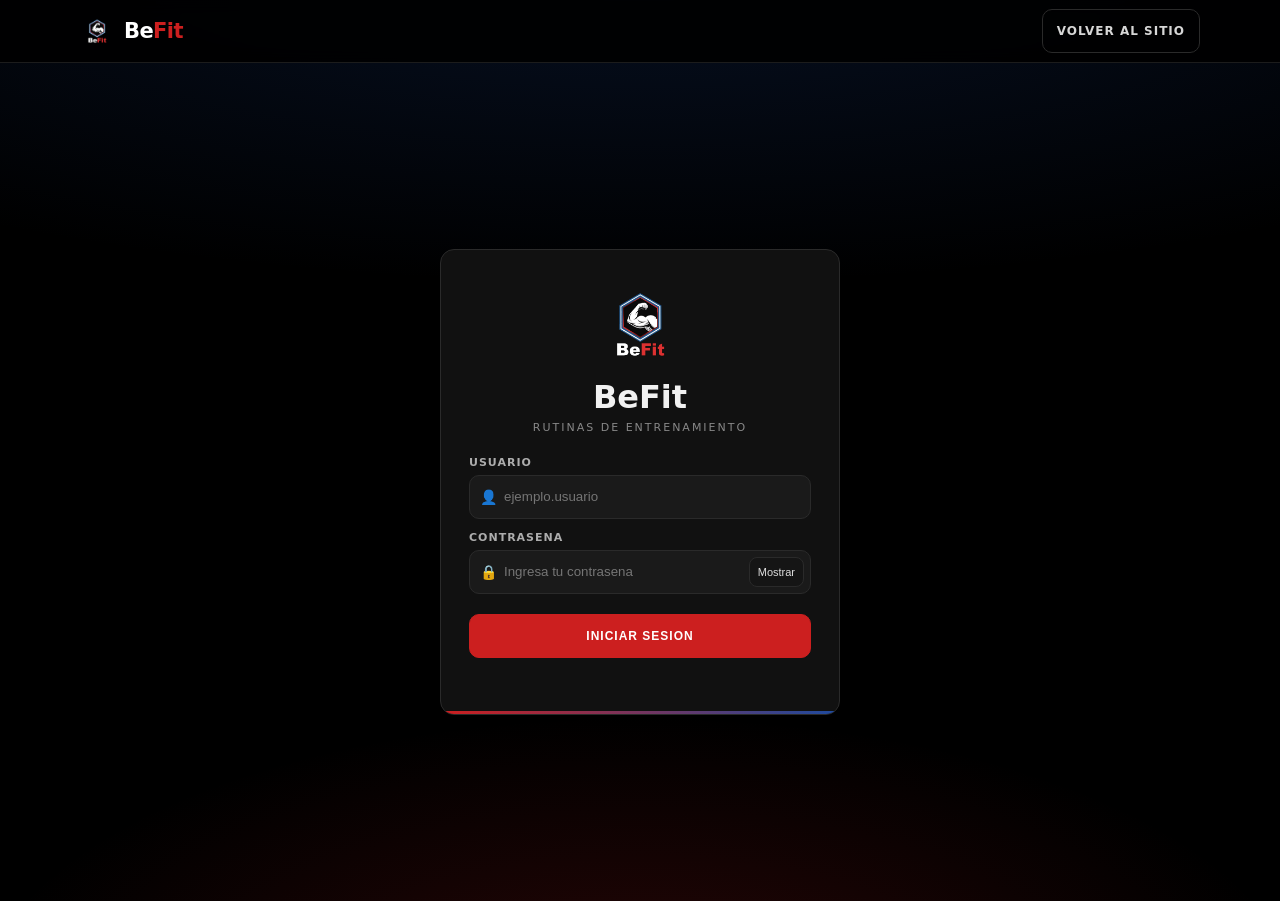
<file: dashboard-admin.html>
<!DOCTYPE html>
<html lang="es">
<head>
  <meta charset="UTF-8" />
  <meta name="viewport" content="width=device-width, initial-scale=1.0" />
  <title>BeFit Rutinas - Admin</title>
  <link rel="stylesheet" href="css/styles.css" />
</head>
<body class="page-bg">
  <div id="offlineBanner" class="offline-banner hidden">Sin conexion — los cambios se guardaran cuando vuelvas a conectarte</div>
  <div id="modalConfirm" class="modal-overlay hidden" role="dialog" aria-modal="true">
    <div class="modal-panel" style="max-width:400px;">
      <h2 id="modalConfirmTitulo" style="font-size:16px;">Confirmar accion</h2>
      <p id="modalConfirmMsg" class="muted" style="margin:0 0 20px;line-height:1.6;font-size:13px;"></p>
      <div style="display:flex;gap:8px;">
        <button type="button" id="btnConfirmCancelar" class="btn-ghost" style="flex:1;">Cancelar</button>
        <button type="button" id="btnConfirmOk" class="btn-danger" style="flex:1;">Confirmar</button>
      </div>
    </div>
  </div>

  <!-- Modal crear usuario -->
  <div id="modalCrearUsuario" class="modal-overlay hidden" role="dialog" aria-modal="true" aria-labelledby="modalCrearTitulo">
    <div class="modal-panel">
      <button class="modal-close" id="btnCerrarModalCrear" type="button">&#x2715;</button>
      <h2 id="modalCrearTitulo">Nuevo usuario</h2>
      <div class="modal-steps">
        <div class="modal-step active" id="crearStep1"></div>
        <div class="modal-step" id="crearStep2"></div>
      </div>

      <div id="crearPasoAcceso">
        <p class="muted" style="font-size:12px;margin:0 0 14px;">Paso 1 de 2 — Datos de acceso</p>
        <div id="crearRolInfo" class="badge-blue" style="margin-bottom:12px;display:inline-flex;"></div>
        <div style="display:grid;gap:10px;">
          <div class="field">
            <label for="cu_nombre">Nombre completo</label>
            <input id="cu_nombre" class="input-field" type="text" placeholder="Nombre y apellidos" />
          </div>
          <div class="field">
            <label for="cu_username">Usuario</label>
            <input id="cu_username" class="input-field" type="text" placeholder="nombre.apellido" />
          </div>
          <div class="field">
            <label for="cu_email">Email</label>
            <input id="cu_email" class="input-field" type="email" placeholder="correo@ejemplo.com" />
          </div>
          <div class="field">
            <label for="cu_password">Contrasena temporal</label>
            <input id="cu_password" class="input-field" type="text" placeholder="Contrasena temporal" />
          </div>
          <div class="field" id="cuNumeroWrap">
            <label for="cu_numero">Numero de socio</label>
            <input id="cu_numero" class="input-field" type="text" placeholder="BF-XXX" />
          </div>
        </div>
        <div id="cuError1" class="form-error"></div>
        <button type="button" id="cuBtnSiguiente" class="btn-red" style="width:100%;margin-top:14px;">Siguiente</button>
      </div>

      <div id="crearPasoPerfil" class="hidden">
        <p class="muted" style="font-size:12px;margin:0 0 14px;">Paso 2 de 2 — Perfil fisico</p>
        <div class="perfil-row">
          <div class="field"><label for="cu_edad">Edad</label><input id="cu_edad" class="input-field" type="number" /></div>
          <div class="field"><label for="cu_peso">Peso (kg)</label><input id="cu_peso" class="input-field" type="number" /></div>
          <div class="field"><label for="cu_estatura">Estatura (cm)</label><input id="cu_estatura" class="input-field" type="number" /></div>
          <div class="field"><label for="cu_frecuencia">Frecuencia semanal</label><input id="cu_frecuencia" class="input-field" type="number" /></div>
        </div>
        <div class="field" style="margin-top:6px;">
          <label for="cu_objetivo">Objetivo</label>
          <input id="cu_objetivo" class="input-field" type="text" placeholder="Objetivo de entrenamiento" />
        </div>
        <div class="field">
          <label for="cu_lesiones">Lesiones</label>
          <input id="cu_lesiones" class="input-field" type="text" placeholder="Ninguna o describirlas" />
        </div>
        <div class="field">
          <label for="cu_contraindicaciones">Contraindicaciones</label>
          <input id="cu_contraindicaciones" class="input-field" type="text" placeholder="Ninguna o describirlas" />
        </div>
        <div id="cuError2" class="form-error"></div>
        <div style="display:flex;gap:8px;margin-top:14px;">
          <button type="button" id="cuBtnAnterior" class="btn-ghost" style="flex:1;">Atras</button>
          <button type="button" id="cuBtnCrear" class="btn-red" style="flex:2;">Crear</button>
        </div>
      </div>
    </div>
  </div>

  <header class="top-nav">
    <div class="top-nav-inner">
      <div class="brand">
        <img src="img/BeFit.png" alt="BeFit" />
        <div class="brand-name"><span class="be">Be</span><span class="fit">Fit</span></div>
        <span class="badge-red">Admin</span>
      </div>
      <div style="display:flex;align-items:center;gap:10px;">
        <span id="nombreAdmin" class="muted" style="font-size:12px;">Administrador</span>
        <button class="btn-ghost" id="btnLogout" type="button">Cerrar sesion</button>
      </div>
    </div>
  </header>

  <main class="container layout panel-grid">
    <section class="quick-cards" id="metricas"></section>

    <section class="card" style="padding:16px;">
      <div class="section-head">
        <h2 class="section-title">Gestion de usuarios</h2>
        <div style="display:flex;gap:8px;flex-wrap:wrap;">
          <button class="btn-ghost" type="button" id="btnNuevoCoach">+ Nuevo coach</button>
          <button class="btn-red" type="button" id="btnNuevoSocioAdmin">+ Nuevo socio</button>
        </div>
      </div>
      <div class="filtros-admin">
        <select id="filtroRol" class="select-field">
          <option value="">Todos los roles</option>
          <option value="socio">Socio</option>
          <option value="coach">Coach</option>
          <option value="admin">Admin</option>
        </select>
        <select id="filtroEstado" class="select-field">
          <option value="">Todos los estados</option>
          <option value="activo">Activo</option>
          <option value="inactivo">Inactivo</option>
        </select>
        <input id="filtroBuscar" class="input-field" type="text" placeholder="Buscar por nombre o usuario" style="flex:1;min-width:160px;" />
      </div>
      <div class="table-wrap">
        <table class="history-table" id="tablaUsuarios">
          <thead>
            <tr><th>Nombre</th><th>Usuario</th><th>Rol</th><th>Estado</th><th>Creacion</th><th>Acciones</th></tr>
          </thead>
          <tbody></tbody>
        </table>
      </div>
    </section>
  </main>

  <script src="js/auth.js"></script>
  <script src="js/api.js"></script>
  <script src="js/dashboard-admin.js"></script>
</body>
</html>
</file>
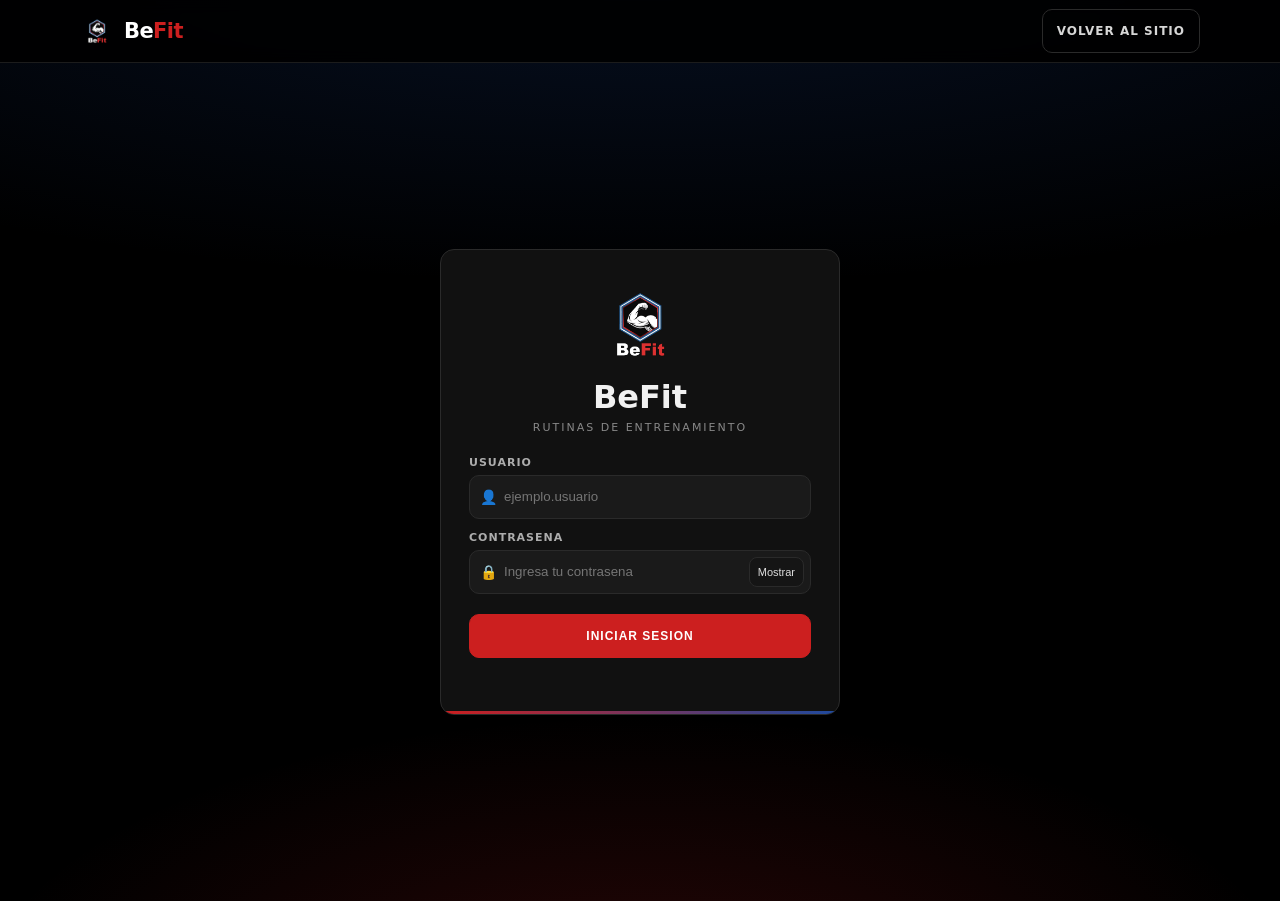
<file: dashboard-coach.html>
<!DOCTYPE html>
<html lang="es">
<head>
  <meta charset="UTF-8" />
  <meta name="viewport" content="width=device-width, initial-scale=1.0" />
  <title>BeFit Rutinas - Coach</title>
  <link rel="stylesheet" href="css/styles.css" />
</head>
<body class="page-bg">
  <header class="top-nav">
    <div class="top-nav-inner">
      <div class="brand">
        <img src="img/BeFit.png" alt="BeFit" />
        <div class="brand-name"><span class="be">Be</span><span class="fit">Fit</span></div>
        <span class="badge-blue">Panel Coach</span>
      </div>
      <div style="display:flex;align-items:center;gap:10px;">
        <span id="nombreCoach" class="muted" style="font-size:12px;">Coach</span>
        <button class="btn-ghost" id="btnLogout" type="button">Cerrar sesion</button>
      </div>
    </div>
  </header>

  <div id="offlineBanner" class="offline-banner hidden">Sin conexion — los cambios se guardaran cuando vuelvas a conectarte</div>

  <!-- Modal: Nuevo Socio -->
  <div id="modalNuevoSocio" class="modal-overlay hidden" role="dialog" aria-modal="true" aria-labelledby="modalNuevoSocioTitulo">
    <div class="modal-panel">
      <button class="modal-close" id="btnCerrarModalSocio" type="button">&#x2715;</button>
      <h2 id="modalNuevoSocioTitulo">Nuevo Socio</h2>
      <div class="modal-steps">
        <div class="modal-step active" id="step1Indicator"></div>
        <div class="modal-step" id="step2Indicator"></div>
      </div>

      <!-- Paso 1: Acceso -->
      <div id="pasoAcceso">
        <p class="muted" style="font-size:12px;margin:0 0 14px;">Paso 1 de 2 — Datos de acceso</p>
        <div style="display:grid;gap:10px;">
          <div class="field">
            <label for="ns_nombre">Nombre completo</label>
            <input id="ns_nombre" class="input-field" type="text" placeholder="Nombre y apellidos" />
          </div>
          <div class="field">
            <label for="ns_username">Usuario</label>
            <input id="ns_username" class="input-field" type="text" placeholder="nombre.apellido" />
          </div>
          <div class="field">
            <label for="ns_email">Email</label>
            <input id="ns_email" class="input-field" type="email" placeholder="correo@ejemplo.com" />
          </div>
          <div class="field">
            <label for="ns_password">Contrasena temporal</label>
            <input id="ns_password" class="input-field" type="text" placeholder="Contrasena temporal" />
          </div>
          <div class="field">
            <label for="ns_numero">Numero de socio</label>
            <input id="ns_numero" class="input-field" type="text" placeholder="BF-XXX (auto-generado)" />
          </div>
        </div>
        <div id="nsError1" class="form-error"></div>
        <button type="button" id="btnSiguientePaso" class="btn-red" style="width:100%;margin-top:14px;">Siguiente</button>
      </div>

      <!-- Paso 2: Perfil fisico -->
      <div id="pasoPerfil" class="hidden">
        <p class="muted" style="font-size:12px;margin:0 0 14px;">Paso 2 de 2 — Perfil fisico</p>
        <div class="perfil-row">
          <div class="field">
            <label for="ns_edad">Edad</label>
            <input id="ns_edad" class="input-field" type="number" placeholder="Edad" min="10" max="100" />
          </div>
          <div class="field">
            <label for="ns_peso">Peso (kg)</label>
            <input id="ns_peso" class="input-field" type="number" placeholder="70" />
          </div>
          <div class="field">
            <label for="ns_estatura">Estatura (cm)</label>
            <input id="ns_estatura" class="input-field" type="number" placeholder="170" />
          </div>
          <div class="field">
            <label for="ns_frecuencia">Frecuencia semanal</label>
            <input id="ns_frecuencia" class="input-field" type="number" placeholder="3" min="1" max="7" />
          </div>
        </div>
        <div class="field" style="margin-top:6px;">
          <label for="ns_objetivo">Objetivo</label>
          <input id="ns_objetivo" class="input-field" type="text" placeholder="Ganar musculo, perder grasa..." />
        </div>
        <div class="field">
          <label for="ns_lesiones">Lesiones</label>
          <input id="ns_lesiones" class="input-field" type="text" placeholder="Ninguna o describirlas" />
        </div>
        <div class="field">
          <label for="ns_contraindicaciones">Contraindicaciones</label>
          <input id="ns_contraindicaciones" class="input-field" type="text" placeholder="Ninguna o describirlas" />
        </div>
        <div id="nsError2" class="form-error"></div>
        <div style="display:flex;gap:8px;margin-top:14px;">
          <button type="button" id="btnAnteriorPaso" class="btn-ghost" style="flex:1;">Atras</button>
          <button type="button" id="btnCrearSocio" class="btn-red" style="flex:2;">Crear Socio</button>
        </div>
      </div>
    </div>
  </div>

  <main class="container layout panel-grid two-col">
    <section class="card" style="padding:16px;">
      <div style="display:flex;gap:6px;margin-bottom:12px;">
        <button type="button" id="tabSocios" class="tab active" style="flex:1;">Socios</button>
        <button type="button" id="tabPlantillas" class="tab" style="flex:1;">Plantillas</button>
      </div>

      <!-- Seccion Socios -->
      <div id="seccionSocios">
        <div class="section-head" style="margin-bottom:10px;">
          <h2 class="section-title">Socios</h2>
          <button type="button" id="btnNuevoSocio" class="btn-red" style="font-size:11px;">+ Nuevo Socio</button>
        </div>
        <input id="filtroSocio" class="input-field" type="text" placeholder="Buscar por nombre o numero de socio" />
        <div id="listaSocios" style="display:grid;gap:10px;margin-top:12px;"></div>
      </div>

      <!-- Seccion Plantillas -->
      <div id="seccionPlantillas" class="hidden">
        <div class="section-head" style="margin-bottom:10px;">
          <h2 class="section-title">Plantillas</h2>
          <button type="button" id="btnNuevaPlantilla" class="btn-red" style="font-size:11px;">+ Nueva</button>
        </div>
        <input id="filtroPlantilla" class="input-field" type="text" placeholder="Buscar plantilla..." />
        <div id="listaPlantillas" style="display:grid;gap:10px;margin-top:12px;"></div>
      </div>
    </section>

    <section class="card" style="padding:16px;">
      <div class="section-head">
        <h2 class="section-title">Edicion de rutina</h2>
      </div>
      <div id="detalleSocio" class="card" style="padding:12px;margin-top:12px;">
        Selecciona un socio para comenzar.
      </div>
    </section>
  </main>

  <script src="js/auth.js"></script>
  <script src="js/api.js"></script>
  <script src="js/dashboard-coach.js"></script>
</body>
</html>
</file>
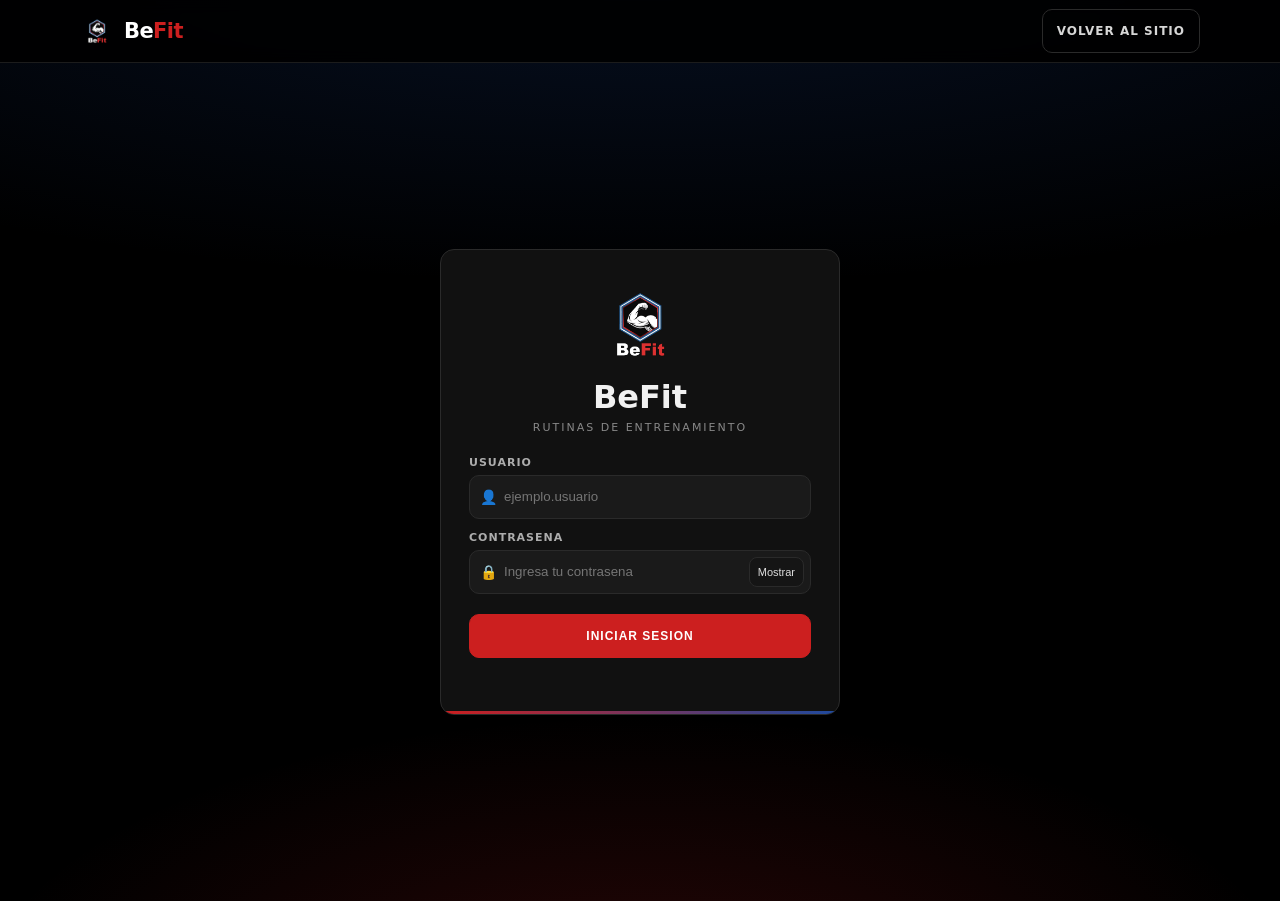
<file: dashboard-socio.html>
<!DOCTYPE html>
<html lang="es">
<head>
  <meta charset="UTF-8" />
  <meta name="viewport" content="width=device-width, initial-scale=1.0" />
  <title>BeFit Rutinas - Socio</title>
  <link rel="stylesheet" href="css/styles.css" />
</head>
<body class="page-bg">
  <div id="offlineBanner" class="offline-banner hidden">Sin conexion — los cambios se guardaran cuando vuelvas a conectarte</div>
  <header class="top-nav">
    <div class="top-nav-inner">
      <div class="brand">
        <img src="img/BeFit.png" alt="BeFit" />
        <div>
          <div class="brand-name"><span class="be">Be</span><span class="fit">Fit</span></div>
          <div id="nombreSocio" class="muted" style="font-size:12px;">Socio</div>
        </div>
      </div>
      <div style="display:flex;align-items:center;gap:10px;">
        <span id="numeroSocio" class="badge-blue">BF-000</span>
        <button class="btn-ghost" id="btnLogout" type="button">Cerrar sesion</button>
      </div>
    </div>
  </header>

  <main class="container layout panel-grid">
    <section id="alertaRutina" class="alert-banner hidden">Es momento de cambiar tu rutina.</section>

    <section class="quick-cards" id="quickCards"></section>

    <!-- Barra de progreso y asistencia semanal -->
    <section class="card" style="padding:14px;display:grid;gap:12px;" id="seccionProgreso">
      <div>
        <div class="progress-label">
          <span>Progreso de rutina</span>
          <span id="progresoLabel">Dia 0 de 30</span>
        </div>
        <div class="progress-bar"><div id="progresoFill" class="progress-fill" style="width:0%;"></div></div>
      </div>
      <div>
        <p class="muted" style="font-size:11px;margin:0 0 6px;text-transform:uppercase;letter-spacing:1px;">Asistencia esta semana</p>
        <div id="asistenciaSemanal" class="asistencia-semanal"></div>
      </div>
    </section>

    <section class="card" style="padding:16px;">
      <div class="section-head">
        <h2 class="section-title" id="tituloRutina">Rutina activa</h2>
        <div style="display:flex;align-items:center;gap:8px;flex-wrap:wrap;">
          <span id="diasRutina" class="badge-blue">Dia 0 de 30</span>
          <button type="button" class="btn-ghost" id="btnImprimir" onclick="window.print()" title="Imprimir rutina" style="font-size:11px;min-height:36px;padding:0 10px;">&#x1F5A8; Imprimir</button>
        </div>
      </div>
      <div class="tabs" id="tabsDias"></div>
      <div class="muted" id="nombreDia" style="margin-bottom:10px;"></div>
      <div id="listaEjercicios" class="exercise-list"></div>
      <div style="margin-top:12px;display:grid;gap:10px;">
        <textarea id="notasSesion" class="input-field" placeholder="Notas de tu sesion..."></textarea>
        <button id="btnGuardarSesion" class="btn-red" type="button">Guardar sesion</button>
      </div>
    </section>

    <section class="card" id="seccionHistorial" style="padding:16px;">
      </div>
      <div class="table-wrap">
        <table class="history-table" id="tablaHistorial">
          <thead>
            <tr><th>Fecha</th><th>Dia</th><th>Completados</th><th>Notas</th></tr>
          </thead>
          <tbody></tbody>
        </table>
      </div>
    </section>

    <section class="card" id="seccionCambioPass" style="padding:16px;">
      <div class="section-head">
        <h2 class="section-title" style="font-size:16px;">Cambiar contrasena</h2>
      </div>
      <form id="formCambioPass" class="change-pass-form">
        <div class="field">
          <label for="passNueva">Nueva contrasena</label>
          <input id="passNueva" class="input-field" type="password" placeholder="Nueva contrasena" autocomplete="new-password" />
        </div>
        <div class="field">
          <label for="passConfirmar">Confirmar contrasena</label>
          <input id="passConfirmar" class="input-field" type="password" placeholder="Repetir contrasena" autocomplete="new-password" />
        </div>
        <div id="passError" class="form-error"></div>
        <button type="submit" class="btn-ghost">Actualizar contrasena</button>
      </form>
    </section>
  </main>

  <div id="toastOk" class="toast toast-success">Sesion guardada</div>
  <div id="toastError" class="toast toast-error">No fue posible guardar</div>

  <script src="js/auth.js"></script>
  <script src="js/api.js"></script>
  <script src="js/dashboard-socio.js"></script>
</body>
</html>
</file>
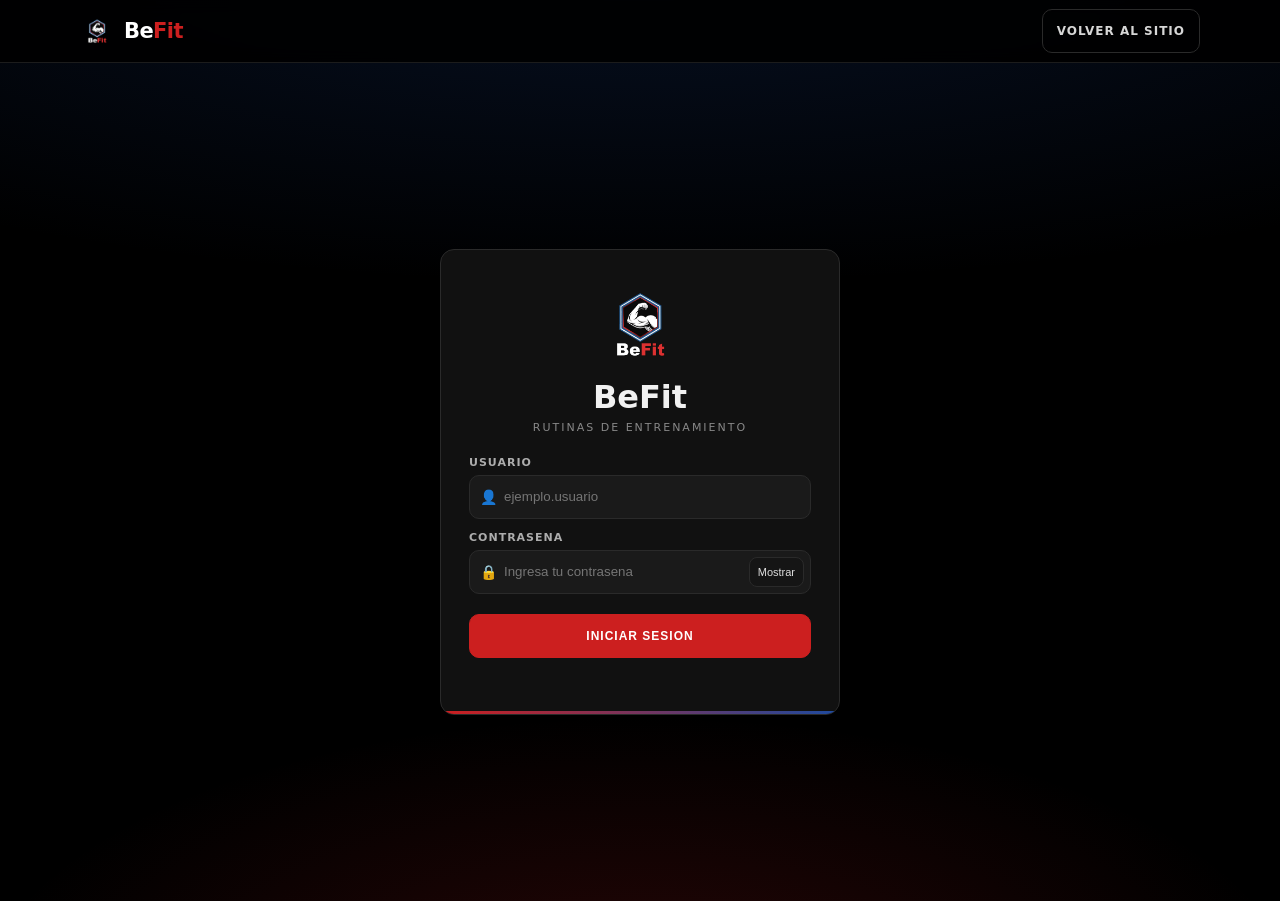
<file: rutinas-login.html>
<!DOCTYPE html>
<html lang="es">
<head>
  <meta charset="UTF-8" />
  <meta name="viewport" content="width=device-width, initial-scale=1.0" />
  <title>BeFit Rutinas - Login</title>
  <link rel="stylesheet" href="css/styles.css" />
</head>
<body class="page-bg">
  <div id="offlineBanner" class="offline-banner hidden">Sin conexion — verifica tu conexion a internet</div>
  <header class="top-nav">
    <div class="top-nav-inner">
      <div class="brand">
        <img src="img/BeFit.png" alt="BeFit" />
        <div class="brand-name"><span class="be">Be</span><span class="fit">Fit</span></div>
      </div>
      <a href="index.html" class="btn-ghost" style="text-decoration:none;display:inline-flex;align-items:center;">Volver al sitio</a>
    </div>
  </header>

  <main class="login-wrap">
    <section class="card login-card">
      <img src="img/BeFit.png" alt="BeFit" class="login-logo" />
      <h1 class="login-brand"><span class="be">Be</span><span class="fit">Fit</span></h1>
      <p class="login-sub">Rutinas de entrenamiento</p>

      <form id="formLogin" novalidate>
        <div class="field">
          <label for="username">Usuario</label>
          <div class="field-icon-wrap">
            <span class="field-icon">&#x1F464;</span>
            <input id="username" class="input-field" type="text" autocomplete="username" placeholder="ejemplo.usuario" required />
          </div>
        </div>

        <div class="field">
          <label for="password">Contrasena</label>
          <div class="password-wrap field-icon-wrap">
            <span class="field-icon">&#x1F512;</span>
            <input id="password" class="input-field" type="password" autocomplete="current-password" placeholder="Ingresa tu contrasena" required style="padding-left:34px;padding-right:72px;" />
            <button id="btnTogglePass" class="password-toggle" type="button">Mostrar</button>
          </div>
        </div>

        <button id="btnLogin" class="btn-red" type="submit" style="width:100%;margin-top:8px;">Iniciar sesion</button>
        <div id="loginError" class="form-error"></div>
      </form>
    </section>
  </main>

  <script src="js/auth.js"></script>
  <script src="js/api.js"></script>
  <script>
    const usuario = window.BEFIT_AUTH.usuarioActual();
    if (usuario) {
      window.location.href = window.BEFIT_AUTH.mapearDashboardPorRol(usuario.rol);
    }

    const form = document.getElementById('formLogin');
    const inputUser = document.getElementById('username');
    const inputPass = document.getElementById('password');
    const btnLogin = document.getElementById('btnLogin');
    const error = document.getElementById('loginError');
    const btnTogglePass = document.getElementById('btnTogglePass');

    btnTogglePass.addEventListener('click', () => {
      const esPassword = inputPass.type === 'password';
      inputPass.type = esPassword ? 'text' : 'password';
      btnTogglePass.textContent = esPassword ? 'Ocultar' : 'Mostrar';
    });

    form.addEventListener('submit', async (event) => {
      event.preventDefault();
      error.textContent = '';

      const username = inputUser.value.trim();
      const password = inputPass.value;

      if (!username || !password) {
        error.textContent = 'Captura usuario y contrasena.';
        return;
      }

      btnLogin.disabled = true;
      btnLogin.textContent = 'Validando...';

      try {
        const respuesta = await window.BEFIT_API.login(username, password);
        if (!respuesta?.data?.token) {
          throw new Error('No se recibio token de acceso');
        }

        window.BEFIT_AUTH.guardarToken(respuesta.data.token);
        const perfil = window.BEFIT_AUTH.decodificarToken(respuesta.data.token);
        window.location.href = window.BEFIT_AUTH.mapearDashboardPorRol(perfil?.rol || 'socio');
      } catch (err) {
        error.textContent = err.message || 'Credenciales incorrectas';
        btnLogin.disabled = false;
        btnLogin.textContent = 'Iniciar sesion';
      }
    });
  </script>
</body>
</html>
</file>
<file: css/styles.css>
:root {
  --red: #cc1f1f;
  --red-dark: #a81717;
  --blue: #1e4a9e;
  --blue-light: #2a5fc7;
  --bg: #000000;
  --surface: #111111;
  --surface2: #1a1a1a;
  --border: #2a2a2a;
  --text: #f1f1f1;
  --muted: #888888;
  --success: #22c55e;
  --error: #ef4444;
}

* {
  box-sizing: border-box;
  overflow-wrap: break-word;
  min-width: 0;
}

html,
body {
  margin: 0;
  padding: 0;
  max-width: 100%;
  overflow-x: hidden;
  background: var(--bg);
  color: var(--text);
  font-family: 'Segoe UI', system-ui, sans-serif;
}

a {
  color: inherit;
}

img {
  max-width: 100%;
  display: block;
}

.page-bg {
  min-height: 100vh;
  background:
    radial-gradient(ellipse 140% 60% at 50% -8%, rgba(30, 74, 158, 0.24) 0%, transparent 66%),
    radial-gradient(ellipse 80% 50% at 50% 112%, rgba(204, 31, 31, 0.2) 0%, transparent 65%),
    var(--bg);
}

.container {
  width: min(1120px, 92vw);
  margin: 0 auto;
}

.card {
  background: var(--surface);
  border: 1px solid var(--border);
  border-radius: 14px;
}

.input-field {
  width: 100%;
  min-height: 44px;
  padding: 10px 12px;
  border-radius: 10px;
  border: 1px solid var(--border);
  background: var(--surface2);
  color: var(--text);
  outline: none;
}

.input-field:focus {
  border-color: var(--blue-light);
  box-shadow: 0 0 0 3px rgba(30, 95, 199, 0.2);
}

.btn-red,
.btn-ghost,
.btn-danger {
  min-height: 44px;
  border-radius: 10px;
  padding: 10px 14px;
  font-size: 12px;
  font-weight: 800;
  letter-spacing: 1px;
  text-transform: uppercase;
  cursor: pointer;
}

.btn-red {
  background: var(--red);
  border: 1px solid var(--red);
  color: #fff;
}

.btn-red:hover {
  background: var(--red-dark);
  border-color: var(--red-dark);
}

.btn-ghost {
  background: transparent;
  border: 1px solid var(--border);
  color: #d6d6d6;
}

.btn-ghost:hover {
  border-color: #4a4a4a;
  color: #fff;
}

.btn-danger {
  background: #7b1111;
  border: 1px solid #7b1111;
  color: #fff;
}

.badge-blue,
.badge-red,
.badge-green,
.badge-gray {
  border-radius: 999px;
  padding: 4px 10px;
  font-size: 10px;
  font-weight: 700;
  letter-spacing: 1px;
  text-transform: uppercase;
  display: inline-flex;
  align-items: center;
  gap: 6px;
}

.badge-blue {
  color: var(--blue-light);
  border: 1px solid rgba(42, 95, 199, 0.45);
  background: rgba(42, 95, 199, 0.1);
}

.badge-red {
  color: #ff8f8f;
  border: 1px solid rgba(239, 68, 68, 0.45);
  background: rgba(239, 68, 68, 0.1);
}

.badge-green {
  color: #72df96;
  border: 1px solid rgba(34, 197, 94, 0.45);
  background: rgba(34, 197, 94, 0.1);
}

.badge-gray {
  color: #b8b8b8;
  border: 1px solid rgba(136, 136, 136, 0.45);
  background: rgba(136, 136, 136, 0.1);
}

.top-nav {
  position: sticky;
  top: 0;
  z-index: 10;
  background: rgba(0, 0, 0, 0.9);
  backdrop-filter: blur(8px);
  border-bottom: 1px solid #1c1c1c;
}

.top-nav-inner {
  width: min(1120px, 92vw);
  margin: 0 auto;
  min-height: 62px;
  display: flex;
  align-items: center;
  justify-content: space-between;
  gap: 12px;
}

.brand {
  display: flex;
  align-items: center;
  gap: 10px;
}

.brand img {
  width: 34px;
  height: 34px;
  object-fit: contain;
}

.brand-name {
  font-size: 21px;
  font-weight: 900;
  letter-spacing: -0.6px;
}

.brand-name .be {
  color: #fff;
}

.brand-name .fit {
  color: var(--red);
}

.login-wrap {
  min-height: calc(100vh - 62px);
  display: grid;
  place-items: center;
  padding: 24px 16px;
}

.login-card {
  width: min(400px, 90vw);
  padding: 28px;
  position: relative;
  overflow: hidden;
}

.login-card::after {
  content: '';
  position: absolute;
  left: 0;
  right: 0;
  bottom: 0;
  height: 3px;
  background: linear-gradient(90deg, var(--red), var(--blue));
}

.login-logo {
  width: 80px;
  margin: 0 auto 10px;
}

.login-brand {
  text-align: center;
  font-size: 32px;
  font-weight: 900;
  line-height: 1;
  margin: 0;
}

.login-sub {
  text-align: center;
  margin: 8px 0 22px;
  color: var(--muted);
  font-size: 11px;
  letter-spacing: 2px;
  text-transform: uppercase;
}

.field {
  margin-bottom: 12px;
}

.field label {
  display: block;
  font-size: 11px;
  font-weight: 700;
  letter-spacing: 1px;
  color: #adadad;
  margin-bottom: 6px;
  text-transform: uppercase;
}

.password-wrap {
  position: relative;
}

.password-toggle {
  position: absolute;
  top: 7px;
  right: 7px;
  min-height: 30px;
  border-radius: 8px;
  border: 1px solid var(--border);
  background: #151515;
  color: #ddd;
  font-size: 11px;
  cursor: pointer;
  padding: 0 8px;
}

.form-error {
  min-height: 20px;
  font-size: 12px;
  color: var(--error);
  margin-top: 8px;
}

.layout {
  padding: 20px 0 30px;
}

.panel-grid {
  display: grid;
  grid-template-columns: 1fr;
  gap: 16px;
}

.quick-cards {
  display: grid;
  grid-auto-flow: column;
  grid-auto-columns: minmax(180px, 1fr);
  gap: 12px;
  overflow-x: auto;
  padding-bottom: 6px;
}

.quick-card {
  padding: 14px;
}

.quick-title {
  margin: 0;
  font-size: 11px;
  color: var(--muted);
  letter-spacing: 0.5px;
  text-transform: uppercase;
}

.quick-value {
  margin: 8px 0 0;
  font-size: 17px;
  font-weight: 800;
}

.section-head {
  display: flex;
  align-items: center;
  justify-content: space-between;
  gap: 12px;
  margin-bottom: 12px;
}

.section-title {
  margin: 0;
  font-size: 19px;
  font-weight: 800;
}

.muted {
  color: var(--muted);
}

.tabs {
  display: flex;
  gap: 8px;
  overflow-x: auto;
  padding-bottom: 8px;
}

.tab {
  border: 1px solid var(--border);
  background: #121212;
  color: #c9c9c9;
  border-radius: 999px;
  min-height: 38px;
  padding: 0 14px;
  font-size: 11px;
  font-weight: 800;
  letter-spacing: 0.8px;
  text-transform: uppercase;
  cursor: pointer;
}

.tab.active {
  border-color: var(--red);
  color: #fff;
  background: rgba(204, 31, 31, 0.18);
}

.exercise-list {
  display: grid;
  gap: 10px;
}

.exercise {
  padding: 12px;
  display: grid;
  gap: 8px;
}

.exercise-top {
  display: flex;
  align-items: center;
  justify-content: space-between;
  gap: 10px;
}

.exercise-name {
  margin: 0;
  font-size: 15px;
  font-weight: 800;
}

.exercise-meta {
  display: flex;
  gap: 8px;
  flex-wrap: wrap;
}

.chip {
  border-radius: 999px;
  background: var(--surface2);
  border: 1px solid var(--border);
  color: #cbcbcb;
  font-size: 11px;
  padding: 4px 10px;
}

.exercise-actions {
  display: flex;
  align-items: center;
  gap: 10px;
  flex-wrap: wrap;
}

.check-large {
  width: 28px;
  height: 28px;
  border-radius: 6px;
  accent-color: var(--red);
}

.exercise.done {
  border-color: rgba(34, 197, 94, 0.5);
  background: rgba(34, 197, 94, 0.06);
}

.exercise.done .exercise-name {
  text-decoration: line-through;
  opacity: 0.66;
}

.history-table {
  width: 100%;
  border-collapse: collapse;
}

.history-table th,
.history-table td {
  border-bottom: 1px solid var(--border);
  text-align: left;
  padding: 10px;
  font-size: 12px;
}

.history-table th {
  color: #d9d9d9;
  font-weight: 700;
}

.toast {
  position: fixed;
  left: 50%;
  bottom: 16px;
  transform: translateX(-50%) translateY(90px);
  transition: transform 0.25s;
  min-width: 220px;
  max-width: calc(100vw - 24px);
  padding: 12px;
  border-radius: 10px;
  text-align: center;
  font-size: 13px;
  z-index: 40;
}

.toast-success {
  background: rgba(34, 197, 94, 0.18);
  border: 1px solid rgba(34, 197, 94, 0.55);
  color: #b4f3c9;
}

.toast-error {
  background: rgba(239, 68, 68, 0.18);
  border: 1px solid rgba(239, 68, 68, 0.55);
  color: #ffc8c8;
}

.toast.show {
  transform: translateX(-50%) translateY(0);
}

.alert-banner {
  border-radius: 10px;
  border: 1px solid rgba(239, 68, 68, 0.5);
  background: rgba(239, 68, 68, 0.1);
  color: #ffb2b2;
  padding: 10px 12px;
  font-size: 13px;
}

.hidden {
  display: none !important;
}

@media (min-width: 768px) {
  .panel-grid.two-col {
    grid-template-columns: 300px 1fr;
  }

  .table-wrap {
    overflow: auto;
  }
}

@media (prefers-color-scheme: light) {
  /* Mantiene contraste sin forzar colores de sistema */
  :root {
    color-scheme: dark;
  }
}

/* ── Breakpoints adicionales ──────────────────────────────────────────────── */
@media (min-width: 480px) {
  .panel-grid.two-col {
    grid-template-columns: 1fr;
  }

  .quick-cards {
    grid-auto-columns: minmax(160px, 1fr);
  }
}

@media (min-width: 1024px) {
  .panel-grid.two-col {
    grid-template-columns: 340px 1fr;
  }

  .container {
    width: min(1200px, 94vw);
  }
}

/* ── Barra de progreso de rutina ─────────────────────────────────────────── */
.progress-wrap {
  margin: 8px 0 4px;
}

.progress-label {
  display: flex;
  justify-content: space-between;
  font-size: 11px;
  color: var(--muted);
  margin-bottom: 4px;
}

.progress-bar {
  height: 8px;
  border-radius: 999px;
  background: var(--surface2);
  overflow: hidden;
  border: 1px solid var(--border);
}

.progress-fill {
  height: 100%;
  border-radius: 999px;
  background: var(--success);
  transition: width 0.4s;
}

.progress-fill.vencida {
  background: var(--red);
}

/* ── Indicador asistencia semanal ────────────────────────────────────────── */
.asistencia-semanal {
  display: flex;
  gap: 6px;
  flex-wrap: wrap;
}

.asistencia-dia {
  display: flex;
  flex-direction: column;
  align-items: center;
  gap: 4px;
  font-size: 9px;
  color: var(--muted);
  font-weight: 700;
  text-transform: uppercase;
  letter-spacing: 0.5px;
}

.asistencia-circulo {
  width: 28px;
  height: 28px;
  border-radius: 50%;
  border: 2px solid var(--border);
  background: var(--surface2);
  display: flex;
  align-items: center;
  justify-content: center;
}

.asistencia-circulo.presente {
  border-color: var(--red);
  background: rgba(204, 31, 31, 0.18);
}

/* ── Modal overlay y panel ───────────────────────────────────────────────── */
.modal-overlay {
  position: fixed;
  inset: 0;
  background: rgba(0, 0, 0, 0.8);
  z-index: 50;
  display: flex;
  align-items: flex-start;
  justify-content: center;
  padding: 24px 16px;
  overflow-y: auto;
}

.modal-overlay.hidden {
  display: none !important;
}

.modal-panel {
  background: var(--surface);
  border: 1px solid var(--border);
  border-radius: 14px;
  padding: 24px;
  width: min(560px, 100%);
  position: relative;
}

.modal-panel h2 {
  margin: 0 0 18px;
  font-size: 18px;
  font-weight: 800;
}

.modal-close {
  position: absolute;
  top: 14px;
  right: 14px;
  background: transparent;
  border: 1px solid var(--border);
  color: var(--muted);
  border-radius: 8px;
  padding: 4px 10px;
  cursor: pointer;
  font-size: 13px;
}

.modal-close:hover {
  color: var(--text);
  border-color: #555;
}

.modal-steps {
  display: flex;
  gap: 8px;
  margin-bottom: 18px;
}

.modal-step {
  flex: 1;
  height: 4px;
  border-radius: 999px;
  background: var(--border);
}

.modal-step.active {
  background: var(--red);
}

/* ── Accordion (días en vista alternativa) ───────────────────────────────── */
.accordion {
  display: grid;
  gap: 8px;
}

.accordion-item {
  border: 1px solid var(--border);
  border-radius: 10px;
  overflow: hidden;
}

.accordion-header {
  width: 100%;
  display: flex;
  align-items: center;
  justify-content: space-between;
  padding: 12px 14px;
  background: var(--surface2);
  border: none;
  color: var(--text);
  font-size: 13px;
  font-weight: 700;
  cursor: pointer;
  text-align: left;
}

.accordion-header:hover {
  background: #202020;
}

.accordion-chevron {
  font-size: 10px;
  transition: transform 0.2s;
}

.accordion-item.open .accordion-chevron {
  transform: rotate(180deg);
}

.accordion-body {
  display: none;
  padding: 12px 14px;
}

.accordion-item.open .accordion-body {
  display: block;
}

/* ── Skeleton shimmer loading ────────────────────────────────────────────── */
.skeleton {
  background: linear-gradient(90deg, var(--surface2) 25%, #252525 50%, var(--surface2) 75%);
  background-size: 200% 100%;
  animation: shimmer 1.4s infinite;
  border-radius: 8px;
}

@keyframes shimmer {
  0% { background-position: 200% 0; }
  100% { background-position: -200% 0; }
}

.skeleton-text {
  height: 14px;
  margin-bottom: 8px;
}

.skeleton-card {
  height: 80px;
}

/* ── Banner offline ──────────────────────────────────────────────────────── */
.offline-banner {
  position: fixed;
  top: 62px;
  left: 0;
  right: 0;
  z-index: 45;
  background: rgba(239, 68, 68, 0.15);
  border-bottom: 1px solid rgba(239, 68, 68, 0.4);
  color: #ffb2b2;
  text-align: center;
  padding: 8px 16px;
  font-size: 12px;
  font-weight: 700;
  letter-spacing: 0.5px;
}

.offline-banner.hidden {
  display: none !important;
}

/* ── Login iconos ────────────────────────────────────────────────────────── */
.field-icon-wrap {
  position: relative;
}

.field-icon {
  position: absolute;
  left: 11px;
  top: 50%;
  transform: translateY(-50%);
  color: var(--muted);
  font-size: 14px;
  pointer-events: none;
  line-height: 1;
}

.field-icon-wrap .input-field {
  padding-left: 34px;
}

/* ── Campo perfil editable (coach) ───────────────────────────────────────── */
.perfil-row {
  display: grid;
  grid-template-columns: 1fr 1fr;
  gap: 10px;
}

@media (max-width: 540px) {
  .perfil-row {
    grid-template-columns: 1fr;
  }
}

/* ── Drag handle ejercicios ──────────────────────────────────────────────── */
.drag-handle {
  cursor: grab;
  color: var(--muted);
  font-size: 14px;
  padding: 0 4px;
  line-height: 1;
  align-self: center;
}

.drag-handle:active {
  cursor: grabbing;
}

.ejercicio-row.dragging {
  opacity: 0.4;
  border: 2px dashed var(--border);
}

.ejercicio-row.drag-over {
  border-top: 2px solid var(--red);
}

/* ── Table acciones admin ────────────────────────────────────────────────── */
.table-actions {
  display: flex;
  gap: 4px;
  flex-wrap: wrap;
}

.btn-xs {
  min-height: 28px;
  border-radius: 6px;
  padding: 2px 8px;
  font-size: 10px;
  font-weight: 700;
  letter-spacing: 0.5px;
  text-transform: uppercase;
  cursor: pointer;
  border: 1px solid var(--border);
  background: var(--surface2);
  color: var(--muted);
}

.btn-xs:hover {
  color: var(--text);
  border-color: #555;
}

.btn-xs.danger {
  color: #ff8f8f;
  border-color: rgba(239, 68, 68, 0.4);
}

.btn-xs.danger:hover {
  background: rgba(239, 68, 68, 0.1);
}

/* ── Filtros admin ───────────────────────────────────────────────────────── */
.filtros-admin {
  display: flex;
  gap: 8px;
  flex-wrap: wrap;
  margin-bottom: 12px;
}

.select-field {
  min-height: 38px;
  padding: 8px 10px;
  border-radius: 10px;
  border: 1px solid var(--border);
  background: var(--surface2);
  color: var(--text);
  font-size: 12px;
  cursor: pointer;
  outline: none;
}

.select-field:focus {
  border-color: var(--blue-light);
}

/* ── Cambio de contrasena (socio) ────────────────────────────────────────── */
.change-pass-form {
  display: grid;
  gap: 10px;
}

/* ── Print rutina ─────────────────────────────────────────────────────────── */
@media print {
  .top-nav,
  .btn-red,
  .btn-ghost,
  .btn-danger,
  #btnGuardarSesion,
  #btnImprimir,
  .toast,
  .offline-banner,
  .alert-banner,
  .quick-cards,
  #seccionProgreso,
  #seccionHistorial,
  #seccionCambioPass,
  .tabs {
    display: none !important;
  }

  body {
    background: #fff !important;
    color: #000 !important;
  }

  .card {
    border: 1px solid #ccc !important;
    background: #fff !important;
    break-inside: avoid;
  }

  .chip {
    border: 1px solid #ccc !important;
    background: #f5f5f5 !important;
    color: #333 !important;
  }

  .exercise-name {
    color: #000 !important;
  }

  .exercise.done .exercise-name {
    opacity: 1 !important;
    text-decoration: none !important;
  }

  .check-large,
  .exercise-actions input[type="text"] {
    display: none !important;
  }

  @page {
    margin: 20mm;
  }
}
</file>
